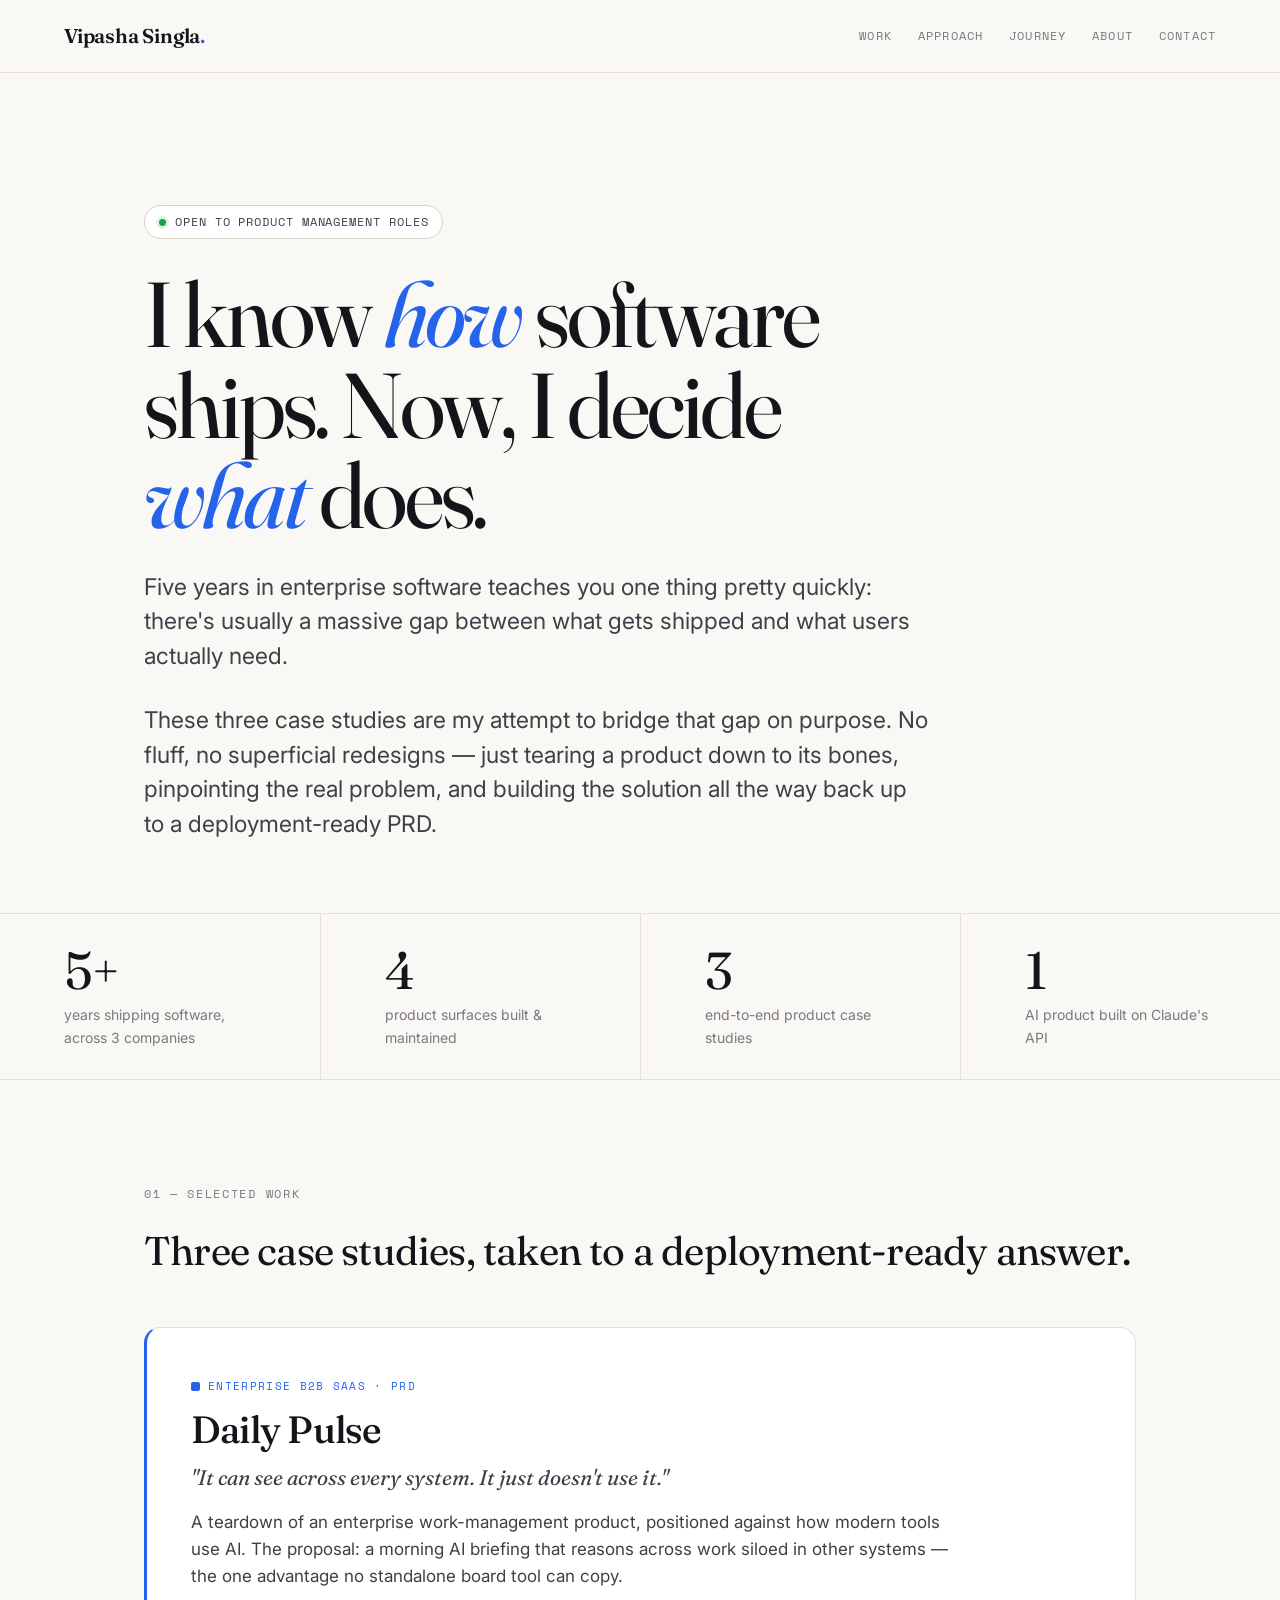
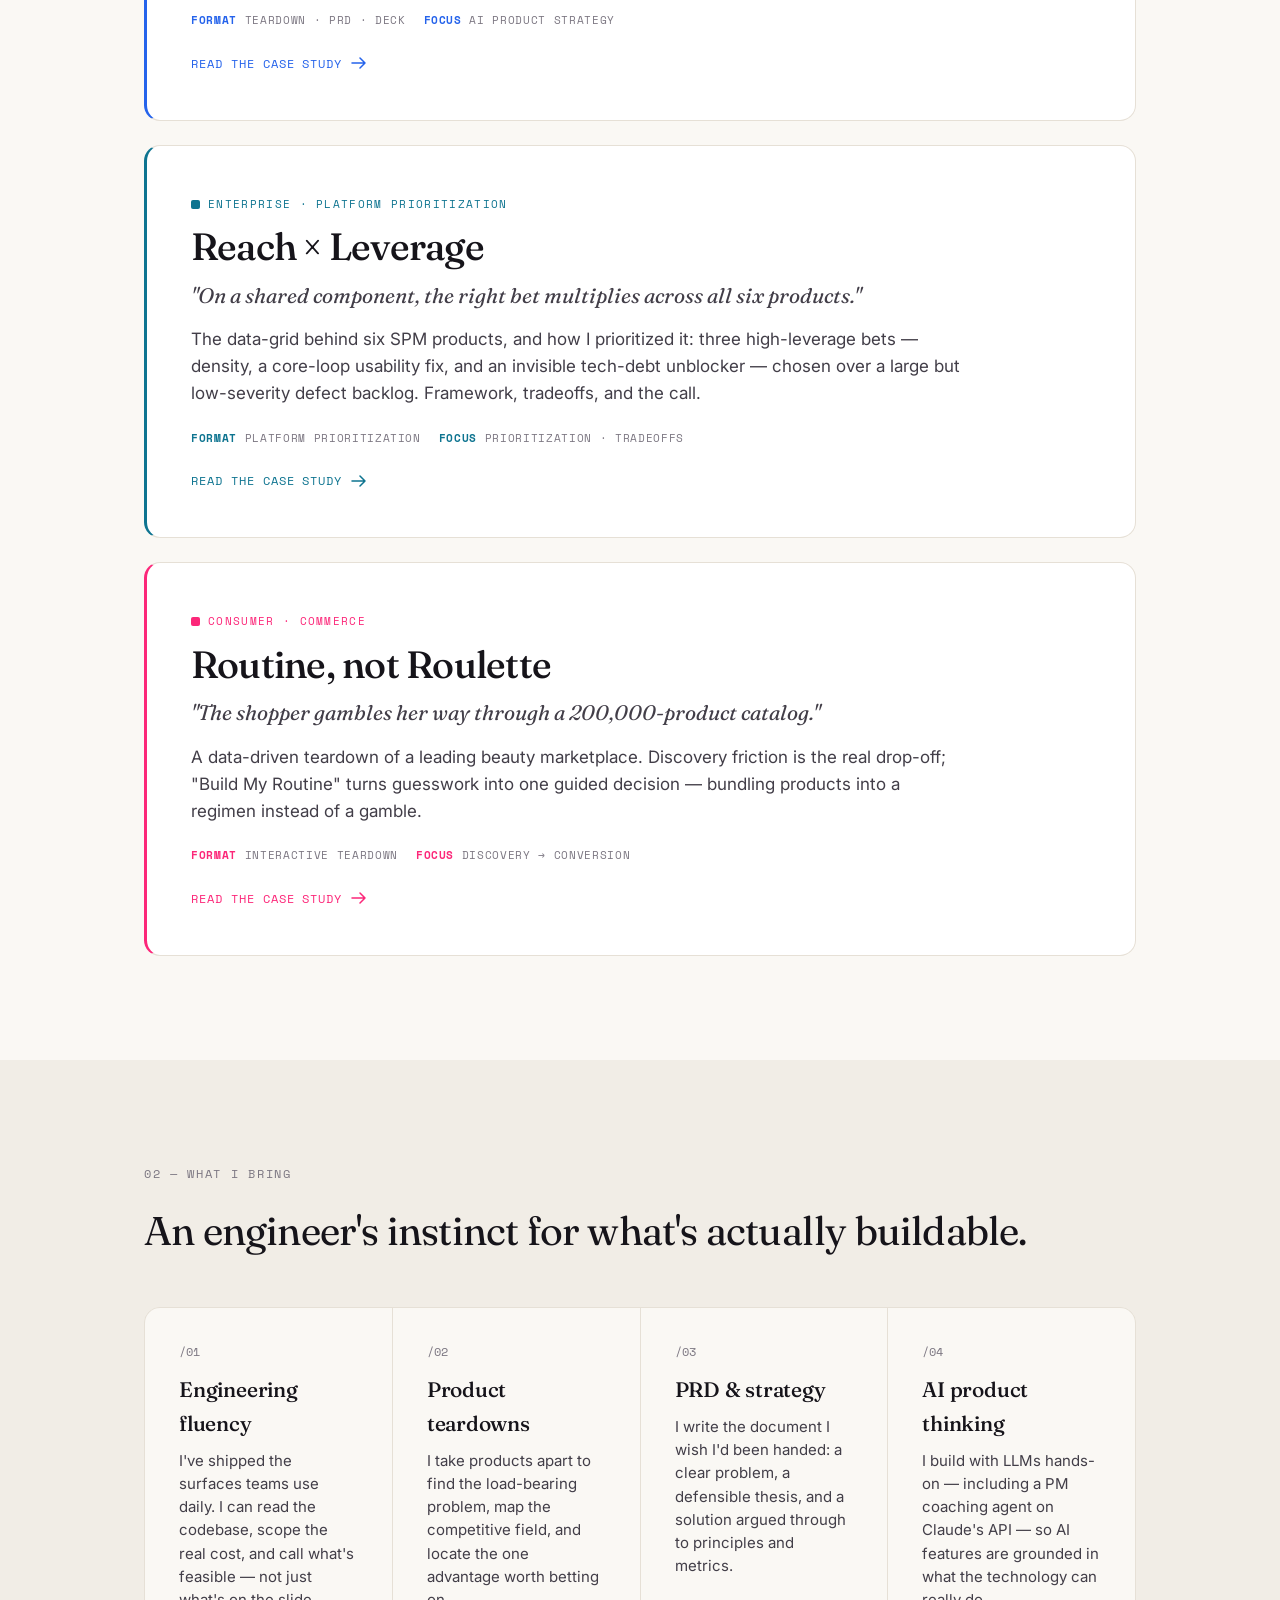
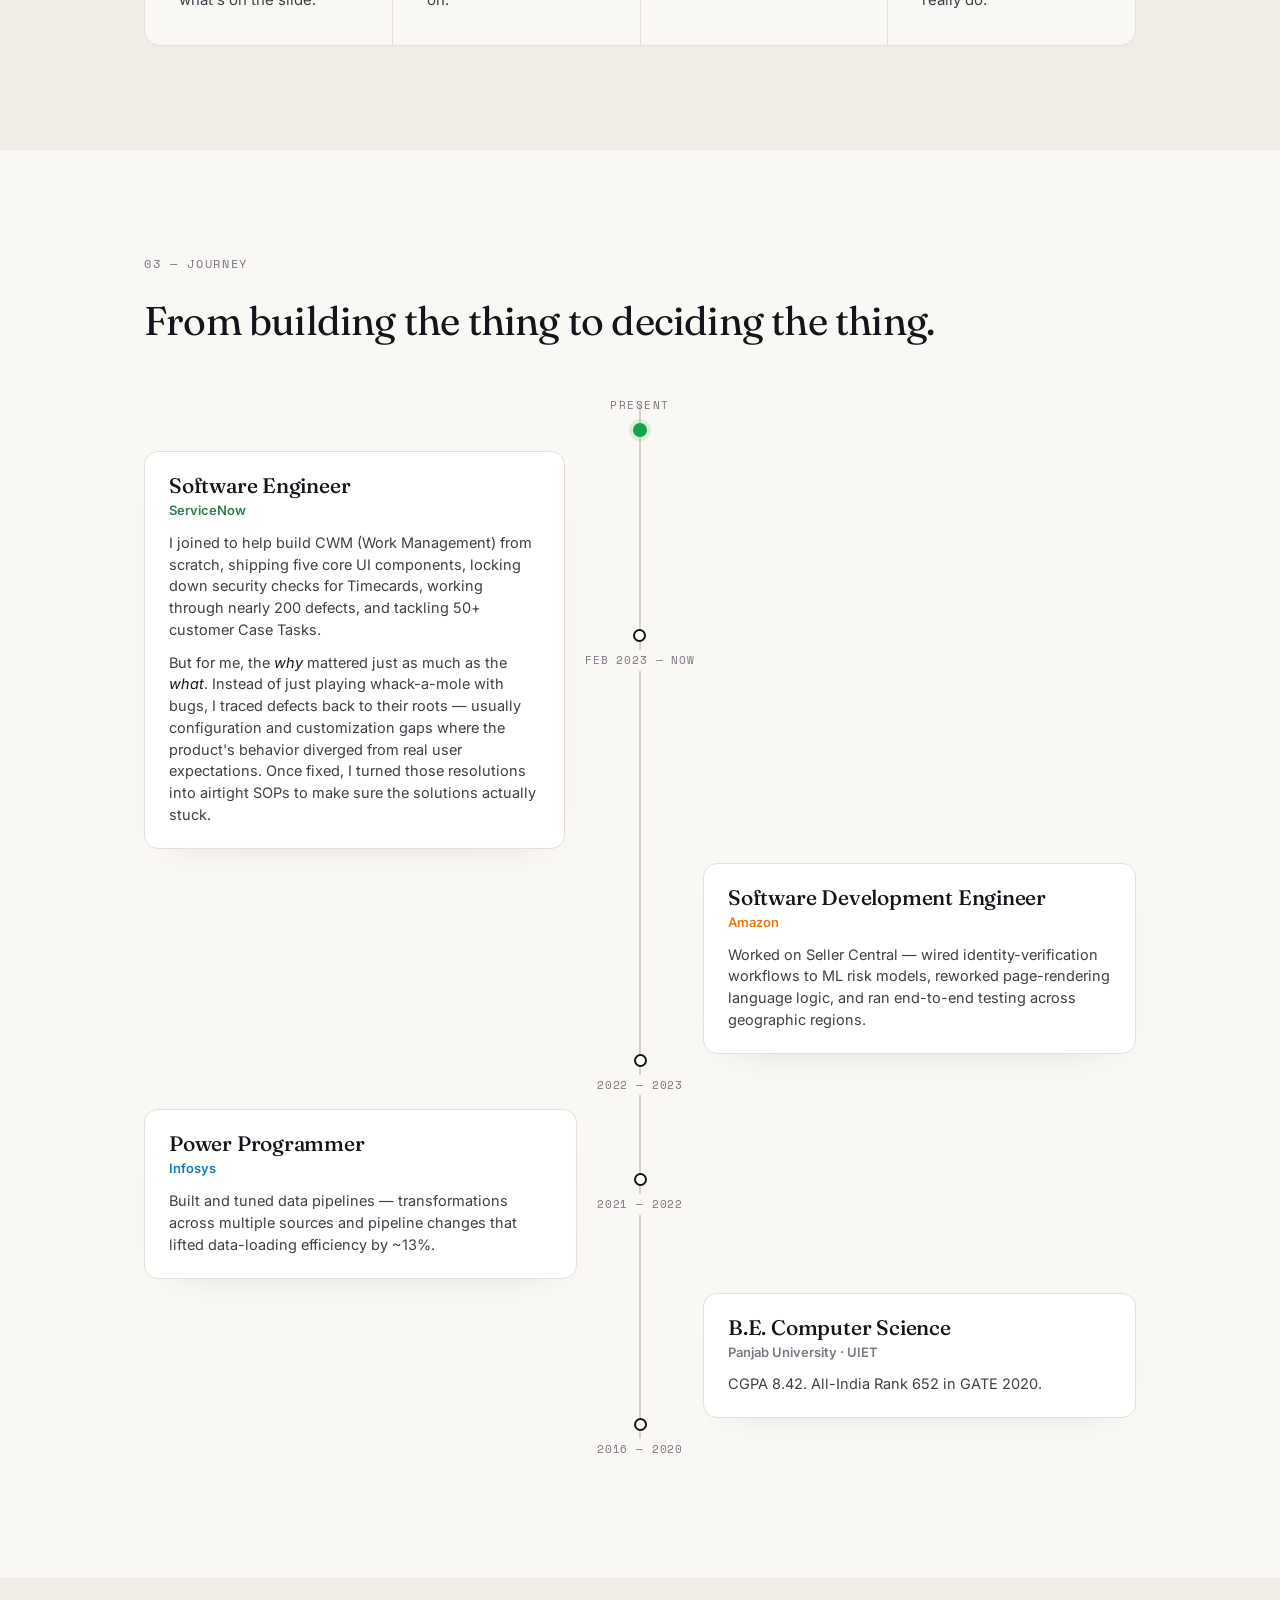
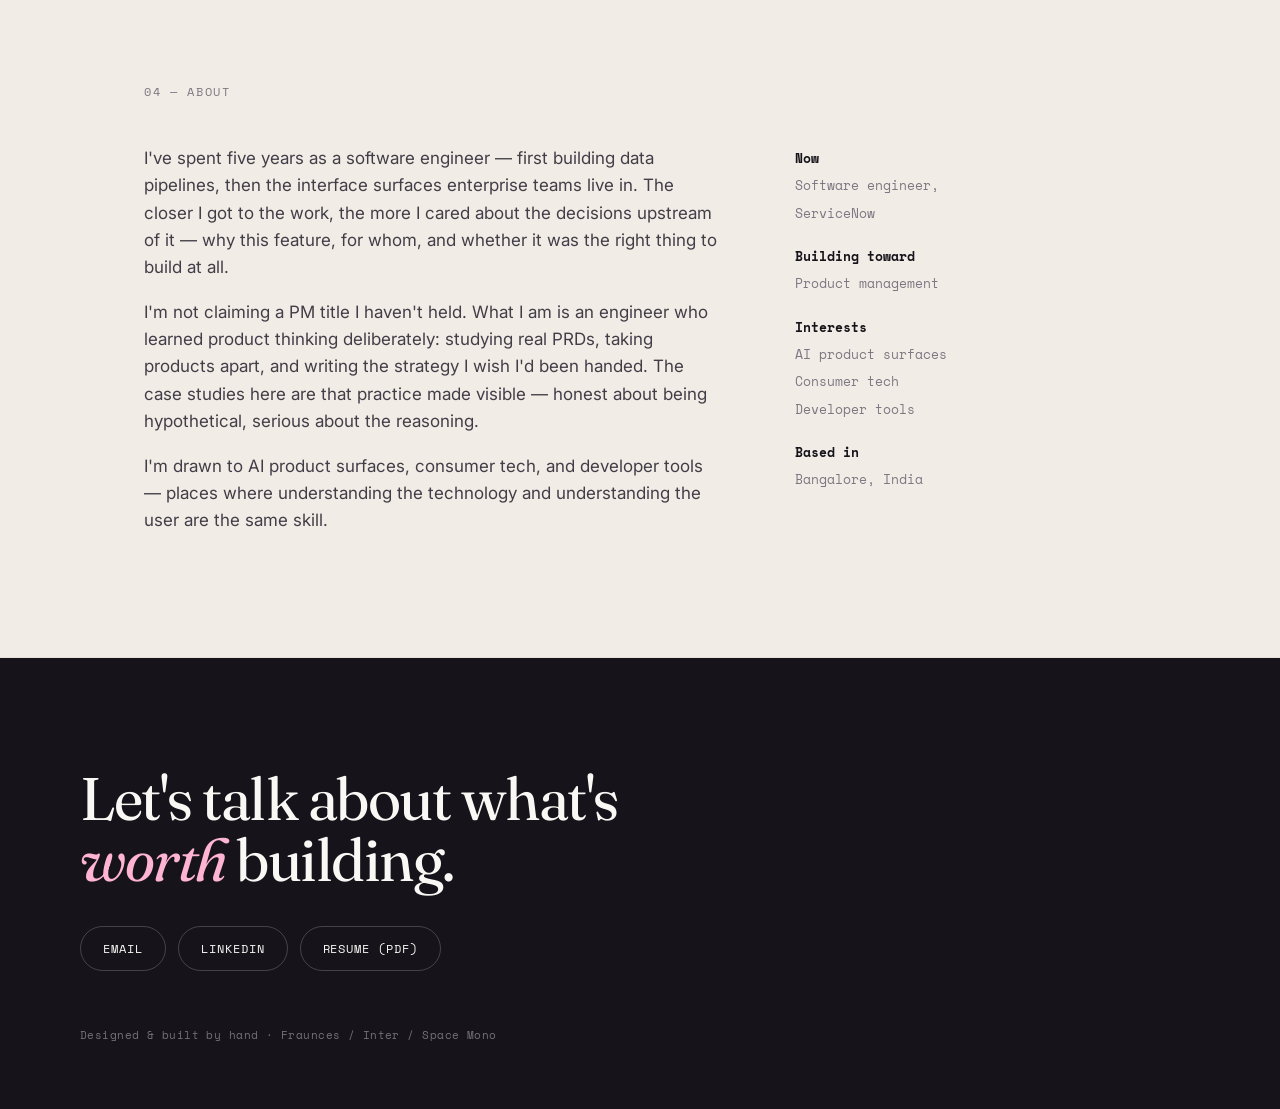
<file: index.html>
<!DOCTYPE html>
<html lang="en">
<head>
  <meta charset="UTF-8" />
  <meta name="viewport" content="width=device-width, initial-scale=1.0" />
  <title>Vipasha Singla — Product Management Portfolio</title>
  <meta name="description" content="Software engineer building a case for product management. Two end-to-end product teardowns: an AI briefing layer for enterprise work management, and guided discovery for beauty commerce." />
  <meta property="og:title" content="Vipasha Singla — Product Management Portfolio" />
  <meta property="og:description" content="Engineer building a case for product management. Two end-to-end product teardowns." />
  <meta property="og:type" content="website" />
  <!-- For LinkedIn/Twitter previews to render, change the two image URLs below to the FULL absolute URL after you deploy, e.g. https://your-domain.com/assets/og-image.png -->
  <meta property="og:image" content="assets/og-image.png" />
  <meta property="og:image:width" content="1200" />
  <meta property="og:image:height" content="630" />
  <meta name="twitter:card" content="summary_large_image" />
  <meta name="twitter:title" content="Vipasha Singla — Product Management Portfolio" />
  <meta name="twitter:description" content="Engineer building a case for product management." />
  <meta name="twitter:image" content="assets/og-image.png" />
  <link rel="icon" type="image/svg+xml" href="assets/favicon.svg" />

  <link rel="preconnect" href="https://fonts.googleapis.com" />
  <link rel="preconnect" href="https://fonts.gstatic.com" crossorigin />
  <link href="https://fonts.googleapis.com/css2?family=Fraunces:ital,opsz,wght@0,9..144,400;0,9..144,500;0,9..144,600;1,9..144,400;1,9..144,500&family=Inter:wght@400;500;600&family=Space+Mono:wght@400;700&display=swap" rel="stylesheet" />
  <link rel="stylesheet" href="styles.css" />
</head>
<body>

  <!-- ============ NAV ============ -->
  <nav class="nav">
    <a class="brand" href="#top">Vipasha Singla<span>.</span></a>
    <div class="links">
      <a href="#work">Work</a>
      <a href="#approach">Approach</a>
      <a href="#journey">Journey</a>
      <a href="#about">About</a>
      <a href="#contact">Contact</a>
    </div>
  </nav>

  <main id="top">

    <!-- ============ HERO ============ -->
    <header class="hero">
      <div class="wrap">
        <span class="pill rise"><span class="dot"></span> Open to product management roles</span>
        <h1 class="rise d1">I know <em>how</em> software ships. Now, I decide <em>what</em> does.</h1>
        <p class="lede rise d2">
          Five years in enterprise software teaches you one thing pretty quickly:
          there's usually a massive gap between what gets shipped and what users
          actually need.
        </p>
        <p class="lede rise d3">
          These three case studies are my attempt to bridge that gap on purpose. No
          fluff, no superficial redesigns — just tearing a product down to its
          bones, pinpointing the real problem, and building the solution all the
          way back up to a deployment-ready PRD.
        </p>
      </div>
    </header>

    <!-- ============ STATS ============ -->
    <section class="stats" aria-label="At a glance">
      <div class="item"><div class="num">5+</div><div class="lab">years shipping software, across 3 companies</div></div>
      <div class="item"><div class="num">4</div><div class="lab">product surfaces built &amp; maintained</div></div>
      <div class="item"><div class="num">3</div><div class="lab">end-to-end product case studies</div></div>
      <div class="item"><div class="num">1</div><div class="lab">AI product built on Claude's API</div></div>
    </section>

    <!-- ============ WORK ============ -->
    <section class="section" id="work">
      <div class="wrap">
        <div class="shead">
          <span class="mono">01 — Selected work</span>
        </div>
        <div class="shead" style="margin-top:-28px"><h2>Three case studies, taken to a deployment-ready answer.</h2></div>

        <div class="cases">

          <!-- CASE 1 — CWM / Daily Pulse -->
          <a class="case" href="case-studies/daily-pulse.html"
             style="--c:var(--cwm); --shadow:#2563eb33;">
            <span class="kicker"><span class="sq"></span> Enterprise B2B SaaS · PRD</span>
            <h3>Daily Pulse</h3>
            <p class="quote">"It can see across every system. It just doesn't use it."</p>
            <p class="desc">
              A teardown of an enterprise work-management product, positioned
              against how modern tools use AI. The proposal: a morning AI
              briefing that reasons across work siloed in other systems — the
              one advantage no standalone board tool can copy.
            </p>
            <div class="meta">
              <span><b>Format</b> Teardown · PRD · Deck</span>
              <span><b>Focus</b> AI product strategy</span>
            </div>
            <span class="more">Read the case study
              <svg width="16" height="12" viewBox="0 0 16 12" fill="none"><path d="M1 6h13M9 1l5 5-5 5" stroke="currentColor" stroke-width="1.5" stroke-linecap="round" stroke-linejoin="round"/></svg>
            </span>
          </a>

          <!-- CASE 2 — Reach × Leverage (SPM Grid) -->
          <a class="case" href="case-studies/spm-grid.html"
             style="--c:#0E7490; --shadow:#0e749033;">
            <span class="kicker"><span class="sq"></span> Enterprise · Platform prioritization</span>
            <h3>Reach × Leverage</h3>
            <p class="quote">"On a shared component, the right bet multiplies across all six products."</p>
            <p class="desc">
              The data-grid behind six SPM products, and how I prioritized it:
              three high-leverage bets — density, a core-loop usability fix, and
              an invisible tech-debt unblocker — chosen over a large but
              low-severity defect backlog. Framework, tradeoffs, and the call.
            </p>
            <div class="meta">
              <span><b>Format</b> Platform prioritization</span>
              <span><b>Focus</b> Prioritization · tradeoffs</span>
            </div>
            <span class="more">Read the case study
              <svg width="16" height="12" viewBox="0 0 16 12" fill="none"><path d="M1 6h13M9 1l5 5-5 5" stroke="currentColor" stroke-width="1.5" stroke-linecap="round" stroke-linejoin="round"/></svg>
            </span>
          </a>

          <!-- CASE 3 — Nykaa / Routine not Roulette -->
          <a class="case" href="case-studies/nykaa-routine.html"
             style="--c:var(--nykaa); --shadow:#fc277933;">
            <span class="kicker"><span class="sq"></span> Consumer · Commerce</span>
            <h3>Routine, not Roulette</h3>
            <p class="quote">"The shopper gambles her way through a 200,000-product catalog."</p>
            <p class="desc">
              A data-driven teardown of a leading beauty marketplace. Discovery
              friction is the real drop-off; "Build My Routine" turns guesswork
              into one guided decision — bundling products into a regimen
              instead of a gamble.
            </p>
            <div class="meta">
              <span><b>Format</b> Interactive teardown</span>
              <span><b>Focus</b> Discovery → conversion</span>
            </div>
            <span class="more">Read the case study
              <svg width="16" height="12" viewBox="0 0 16 12" fill="none"><path d="M1 6h13M9 1l5 5-5 5" stroke="currentColor" stroke-width="1.5" stroke-linecap="round" stroke-linejoin="round"/></svg>
            </span>
          </a>

        </div>
      </div>
    </section>

    <!-- ============ APPROACH ============ -->
    <section class="section" id="approach" style="background:var(--paper-2)">
      <div class="wrap">
        <div class="shead"><span class="mono">02 — What I bring</span></div>
        <div class="shead" style="margin-top:-28px"><h2>An engineer's instinct for what's actually buildable.</h2></div>
        <div class="caps">
          <div class="cap"><div class="n">/01</div><h4>Engineering fluency</h4><p>I've shipped the surfaces teams use daily. I can read the codebase, scope the real cost, and call what's feasible — not just what's on the slide.</p></div>
          <div class="cap"><div class="n">/02</div><h4>Product teardowns</h4><p>I take products apart to find the load-bearing problem, map the competitive field, and locate the one advantage worth betting on.</p></div>
          <div class="cap"><div class="n">/03</div><h4>PRD &amp; strategy</h4><p>I write the document I wish I'd been handed: a clear problem, a defensible thesis, and a solution argued through to principles and metrics.</p></div>
          <div class="cap"><div class="n">/04</div><h4>AI product thinking</h4><p>I build with LLMs hands-on — including a PM coaching agent on Claude's API — so AI features are grounded in what the technology can really do.</p></div>
        </div>
      </div>
    </section>

    <!-- ============ JOURNEY ============ -->
    <section class="section" id="journey">
      <div class="wrap">
        <div class="shead"><span class="mono">03 — Journey</span></div>
        <div class="shead" style="margin-top:-28px"><h2>From building the thing to deciding the thing.</h2></div>
        <div class="spine">
          <div class="start"><div class="t">Present</div><div class="d"></div></div>

          <div class="node left" style="--c:#2E7D4F">
            <div class="card">
              <h4>Software Engineer</h4>
              <div class="org">ServiceNow</div>
              <p>I joined to help build CWM (Work Management) from scratch, shipping five core UI components, locking down security checks for Timecards, working through nearly 200 defects, and tackling 50+ customer Case Tasks.</p>
              <p>But for me, the <em>why</em> mattered just as much as the <em>what</em>. Instead of just playing whack-a-mole with bugs, I traced defects back to their roots — usually configuration and customization gaps where the product's behavior diverged from real user expectations. Once fixed, I turned those resolutions into airtight SOPs to make sure the solutions actually stuck.</p>
            </div>
            <div class="marker"><div class="dot"></div><div class="yr">Feb 2023 — Now</div></div>
          </div>

          <div class="node right" style="--c:#E47911">
            <div class="card">
              <h4>Software Development Engineer</h4>
              <div class="org">Amazon</div>
              <p>Worked on Seller Central — wired identity-verification workflows to ML risk models, reworked page-rendering language logic, and ran end-to-end testing across geographic regions.</p>
            </div>
            <div class="marker"><div class="dot"></div><div class="yr">2022 — 2023</div></div>
          </div>

          <div class="node left" style="--c:#137CBD">
            <div class="card">
              <h4>Power Programmer</h4>
              <div class="org">Infosys</div>
              <p>Built and tuned data pipelines — transformations across multiple sources and pipeline changes that lifted data-loading efficiency by ~13%.</p>
            </div>
            <div class="marker"><div class="dot"></div><div class="yr">2021 — 2022</div></div>
          </div>

          <div class="node right" style="--c:#7C7782">
            <div class="card">
              <h4>B.E. Computer Science</h4>
              <div class="org">Panjab University · UIET</div>
              <p>CGPA 8.42. All-India Rank 652 in GATE 2020.</p>
            </div>
            <div class="marker"><div class="dot"></div><div class="yr">2016 — 2020</div></div>
          </div>
        </div>
      </div>
    </section>

    <!-- ============ ABOUT ============ -->
    <section class="section" id="about" style="background:var(--paper-2)">
      <div class="wrap">
        <div class="shead"><span class="mono">04 — About</span></div>
        <div class="about">
          <div>
            <p>I've spent five years as a software engineer — first building data pipelines, then the interface surfaces enterprise teams live in. The closer I got to the work, the more I cared about the decisions upstream of it — why this feature, for whom, and whether it was the right thing to build at all.</p>
            <p>I'm not claiming a PM title I haven't held. What I am is an engineer who learned product thinking deliberately: studying real PRDs, taking products apart, and writing the strategy I wish I'd been handed. The case studies here are that practice made visible — honest about being hypothetical, serious about the reasoning.</p>
            <p>I'm drawn to AI product surfaces, consumer tech, and developer tools — places where understanding the technology and understanding the user are the same skill.</p>
          </div>
          <div class="facts">
            <b>Now</b>
            Software engineer,<br />ServiceNow
            <b>Building toward</b>
            Product management
            <b>Interests</b>
            AI product surfaces<br />Consumer tech<br />Developer tools
            <b>Based in</b>
            Bangalore, India
          </div>
        </div>
      </div>
    </section>
  </main>

  <!-- ============ CONTACT / FOOTER ============ -->
  <footer class="foot" id="contact">
    <div class="inner">
      <h2>Let's talk about what's <em>worth</em> building.</h2>
      <div class="links">
        <a class="btn" href="mailto:vipashasingla31@gmail.com">Email</a>
        <a class="btn" href="https://www.linkedin.com/in/vipasha-singla-66891516a">LinkedIn</a>
        <a class="btn" href="assets/resume.pdf">Resume (PDF)</a>
      </div>
      <p class="colophon">Designed &amp; built by hand · Fraunces / Inter / Space Mono</p>
    </div>
  </footer>

</body>
</html>
</file>
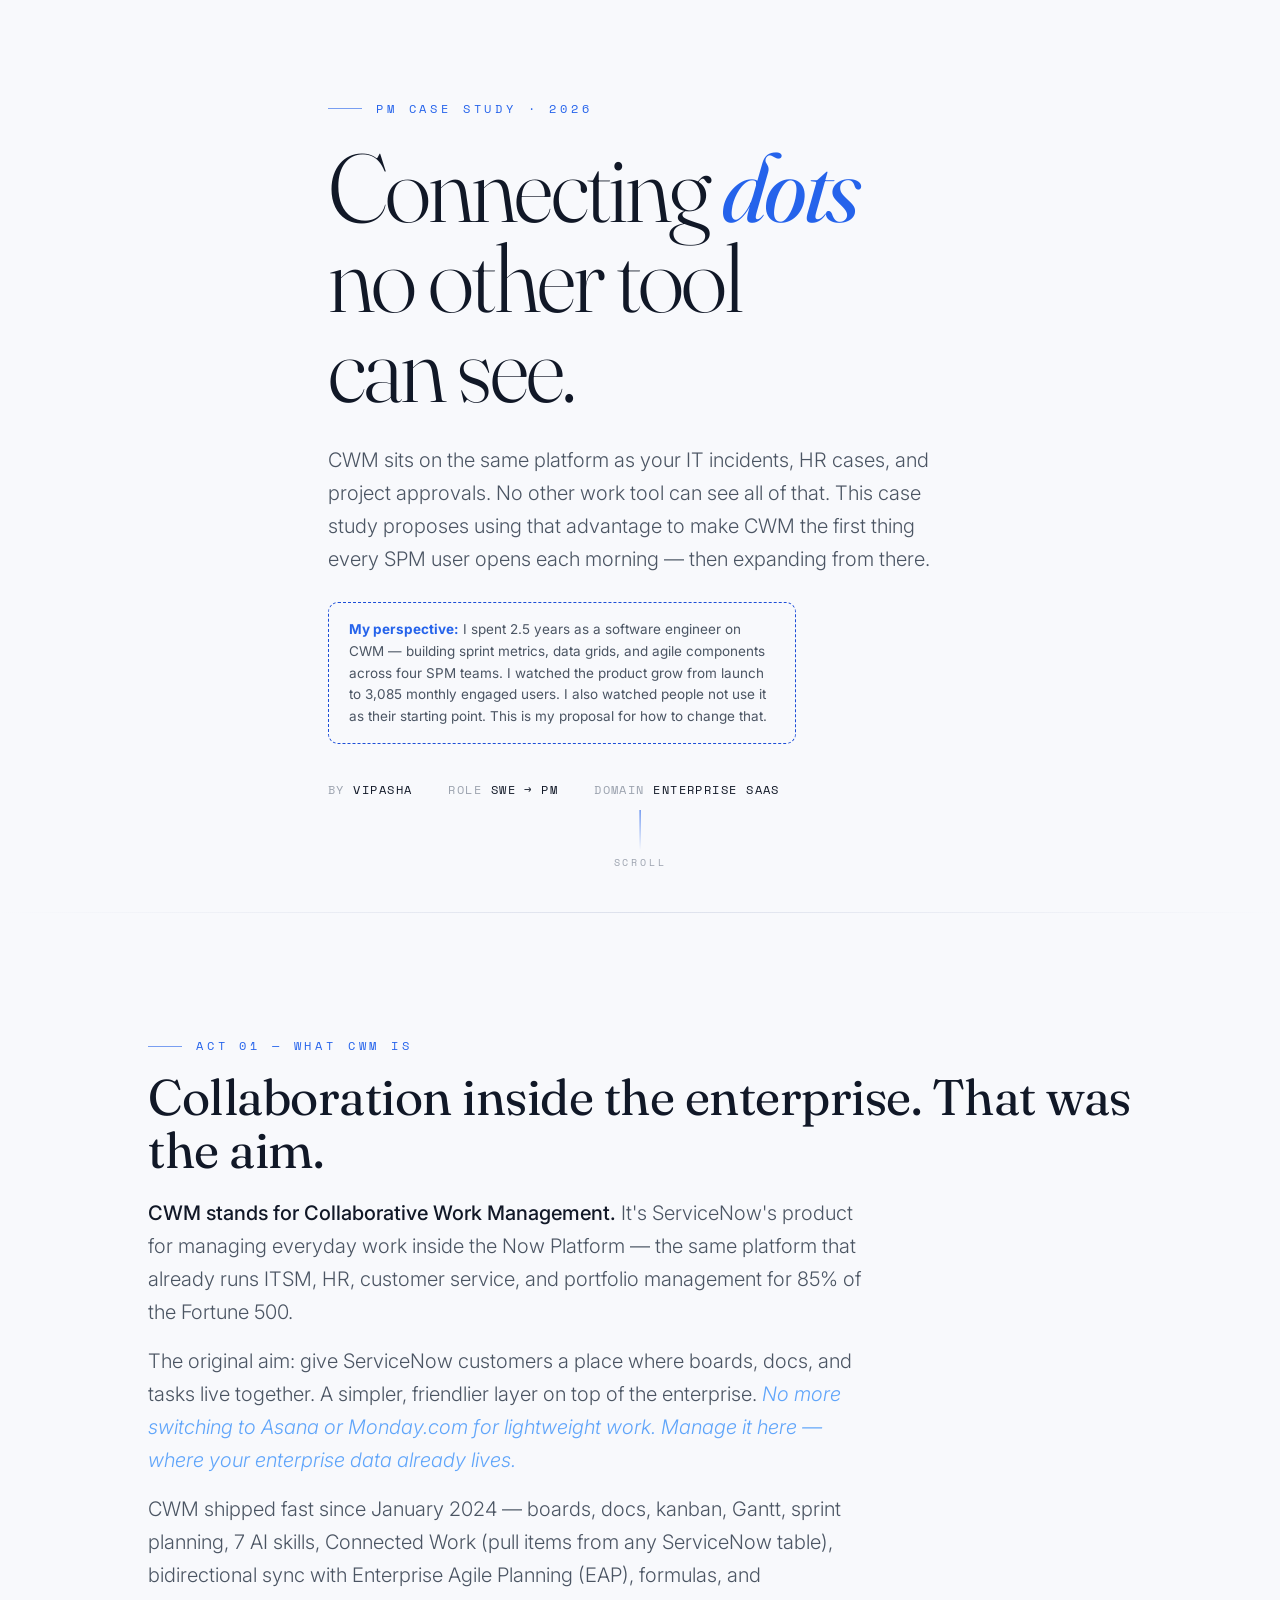
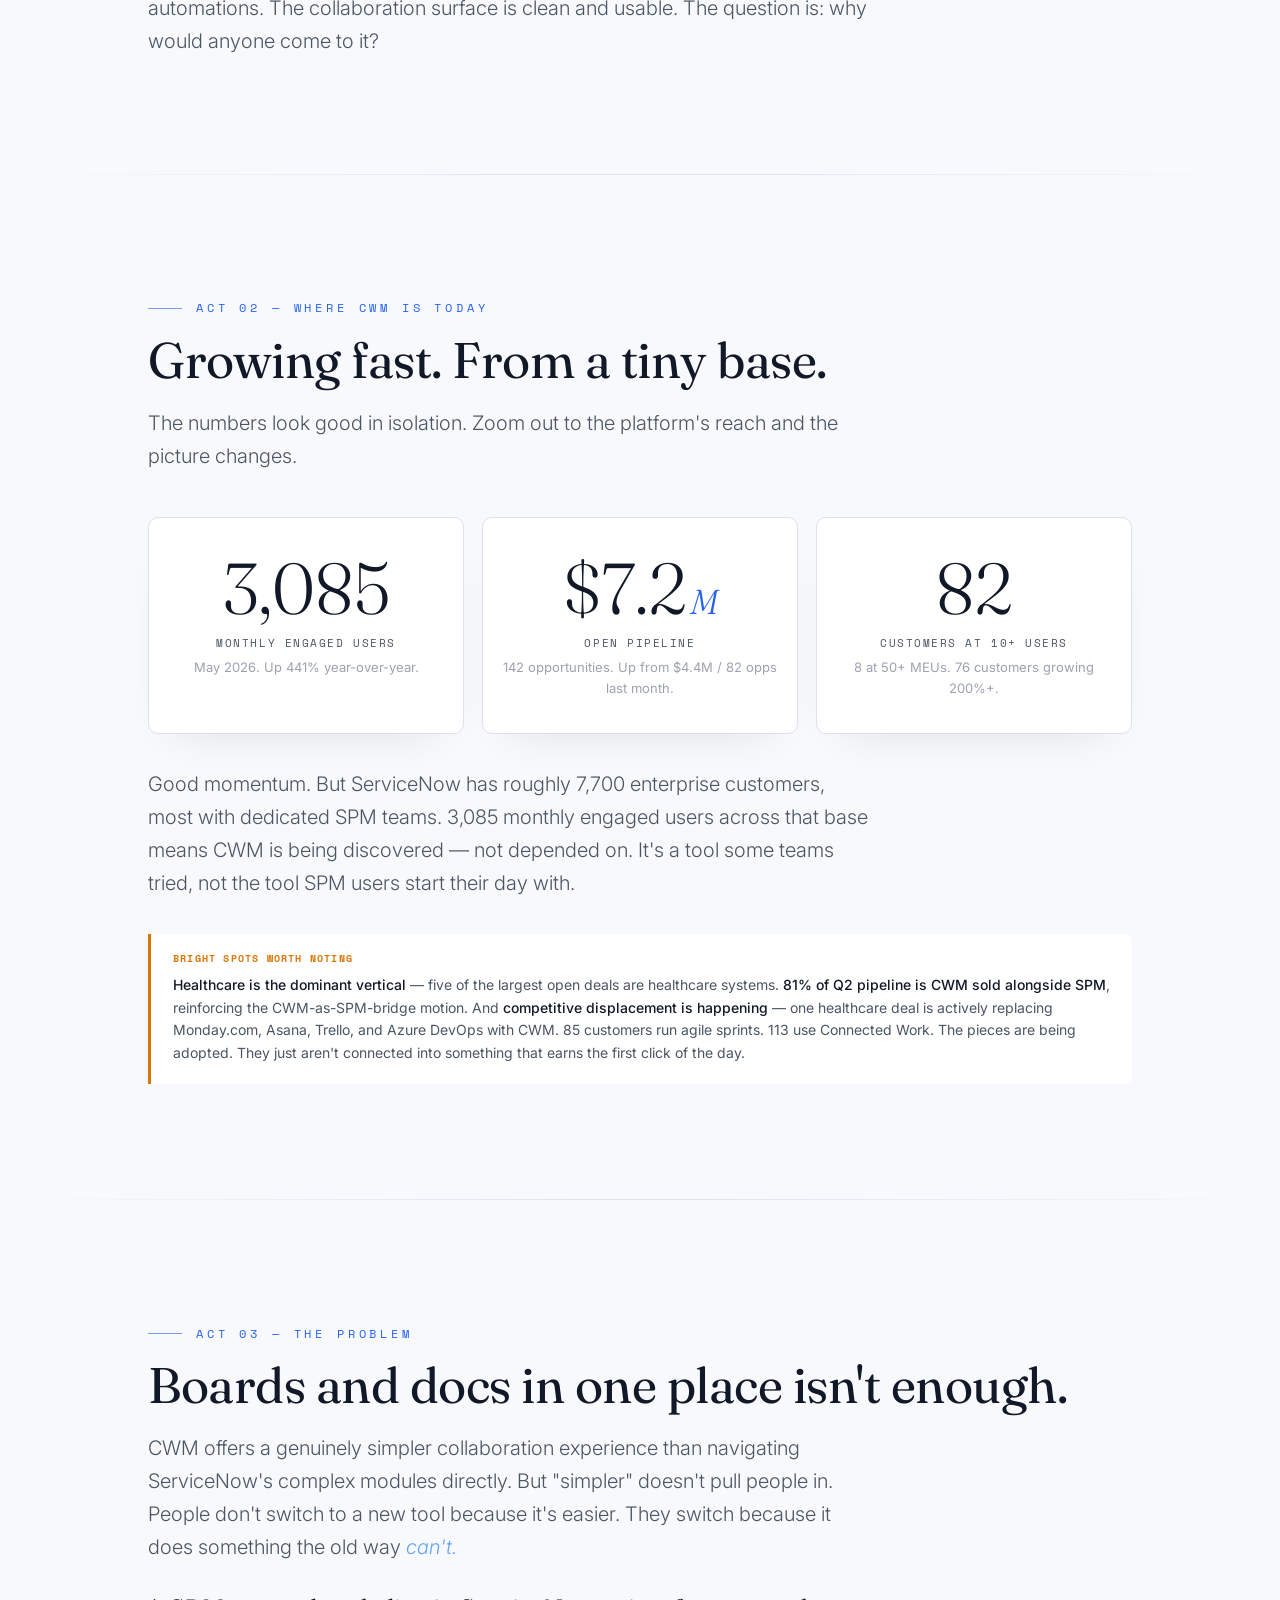
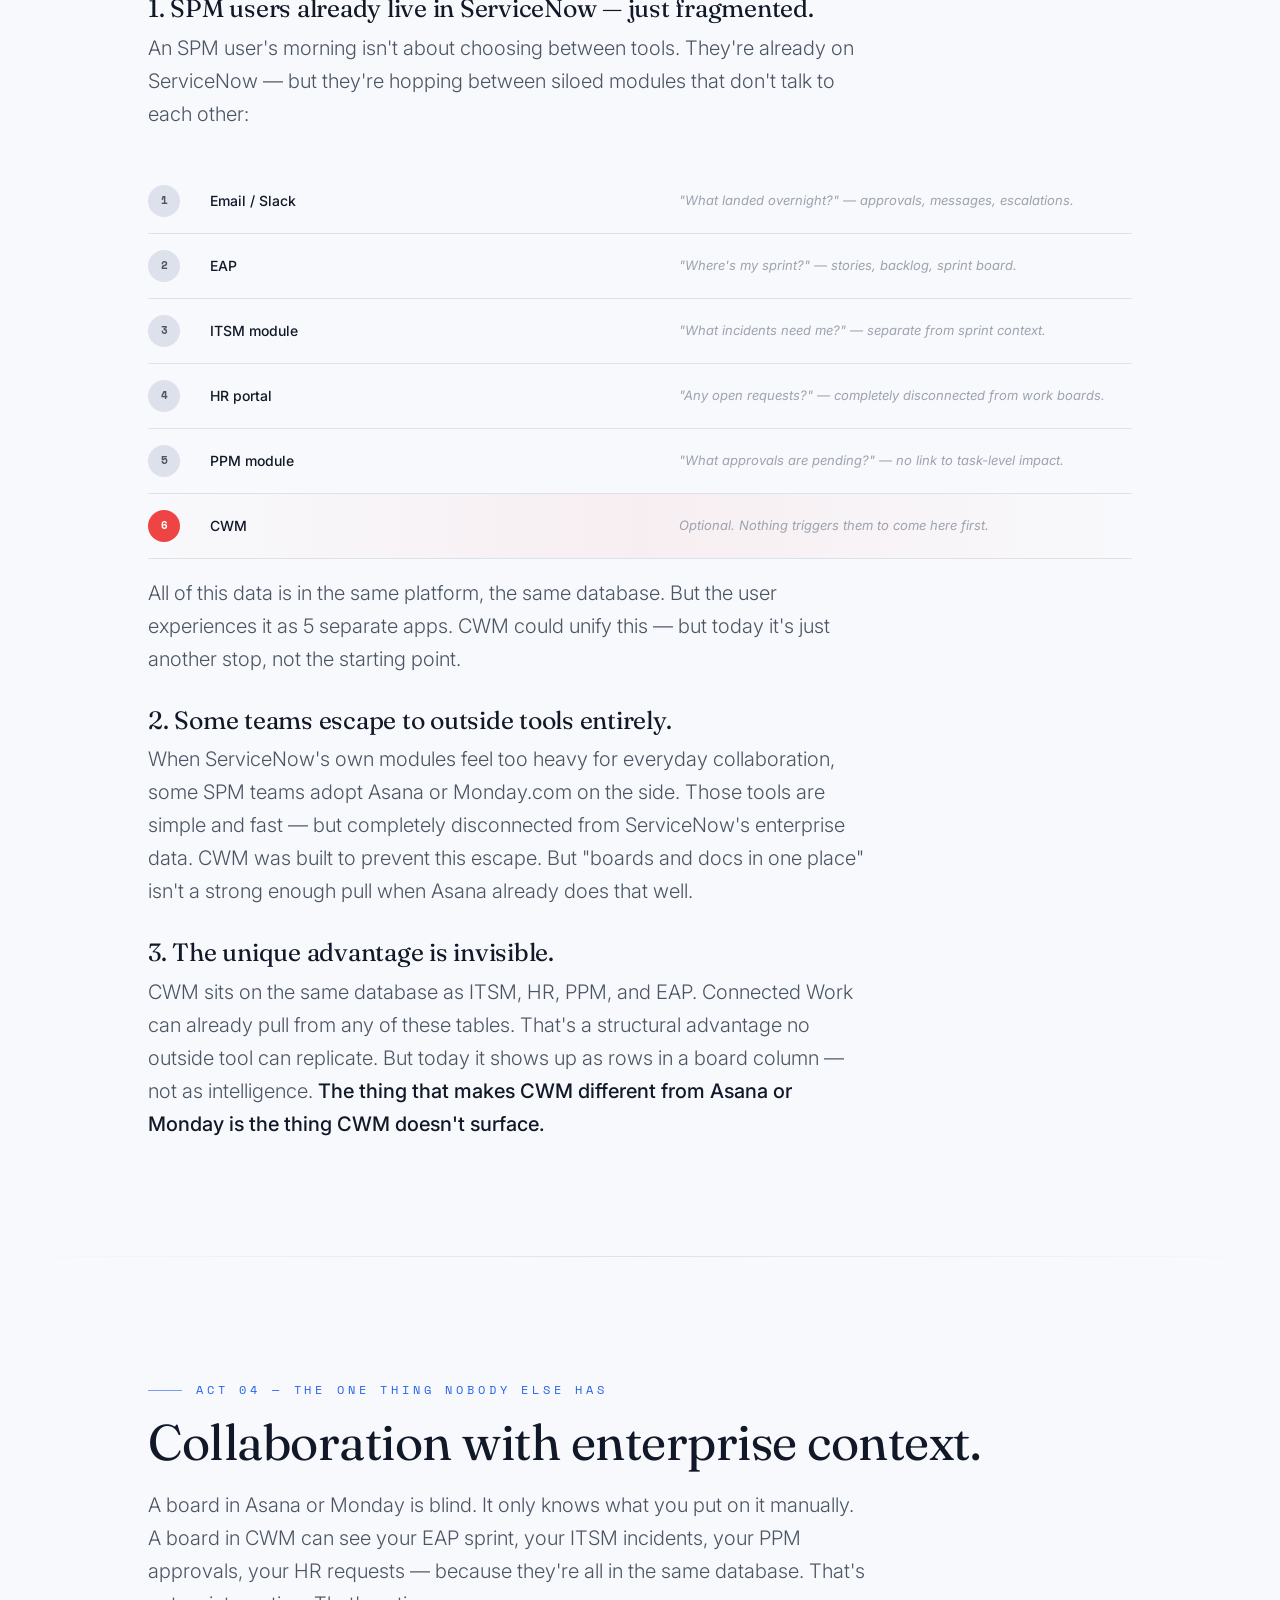
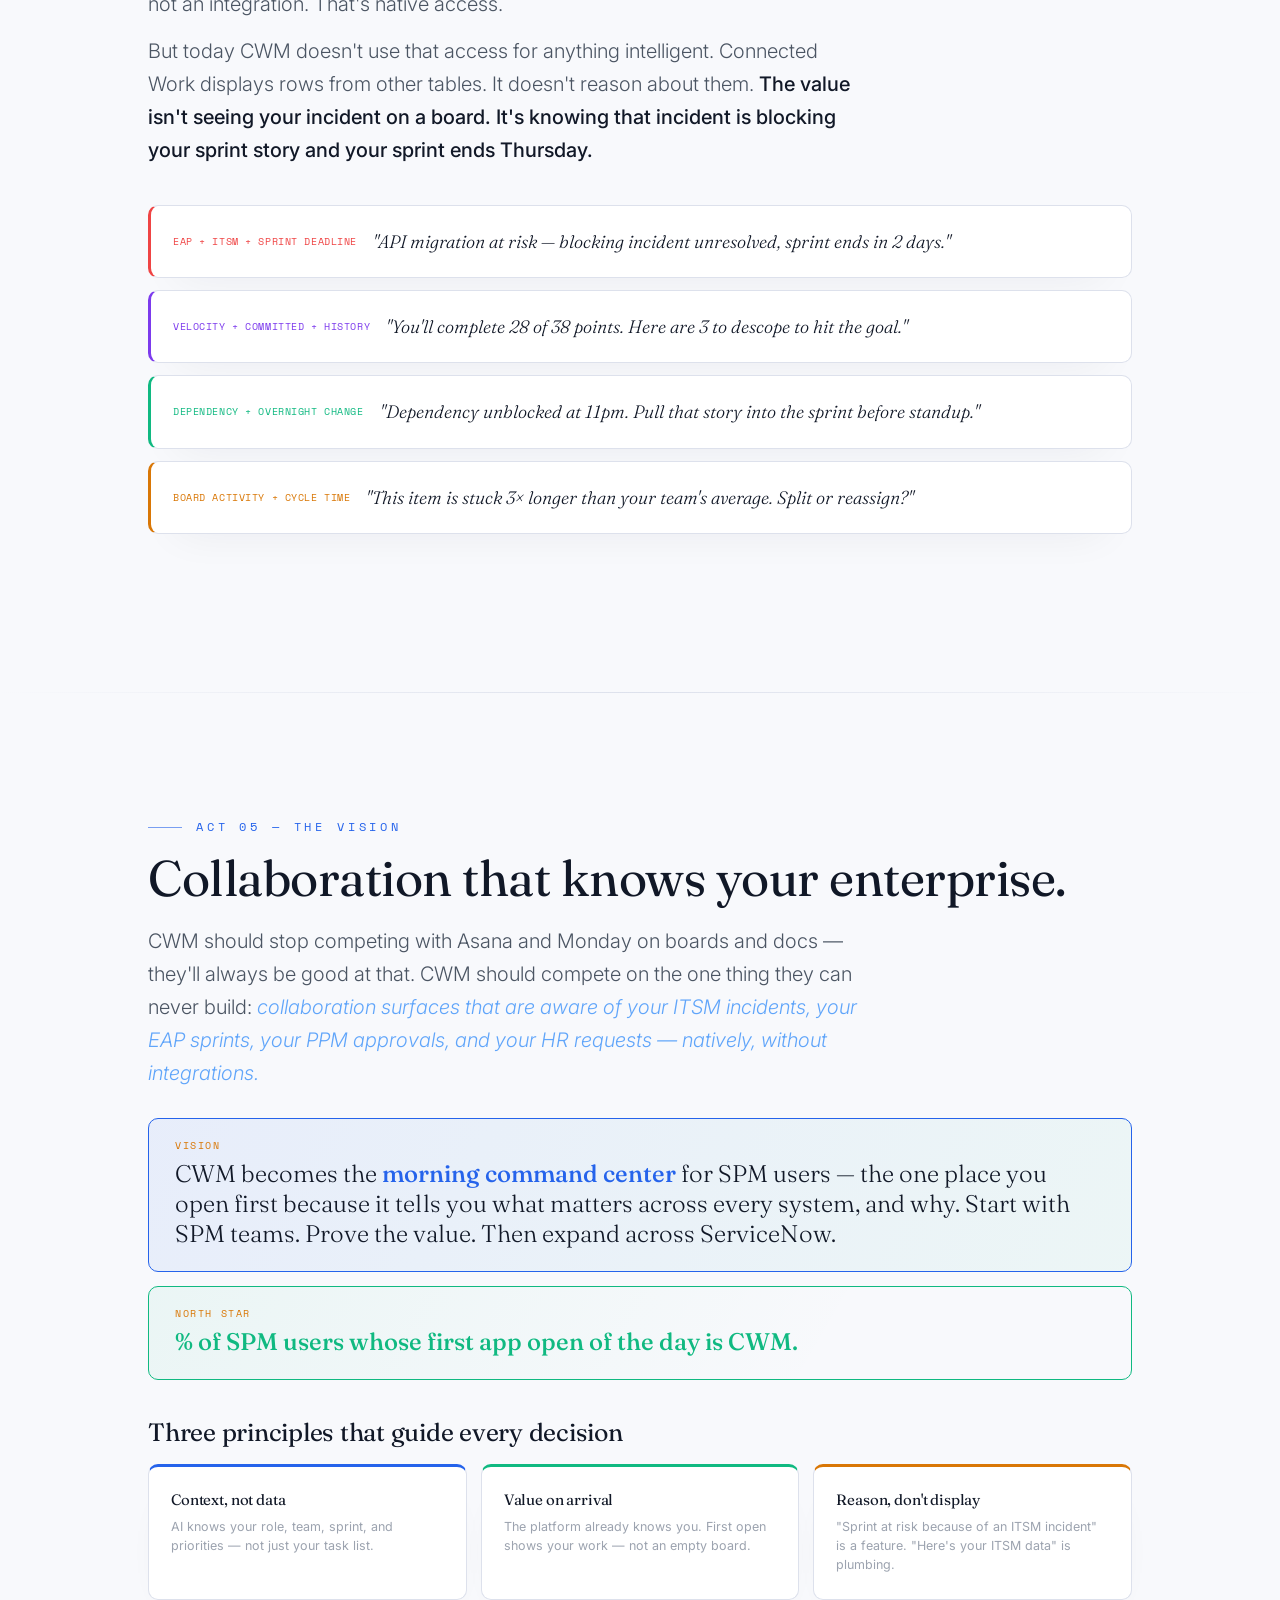
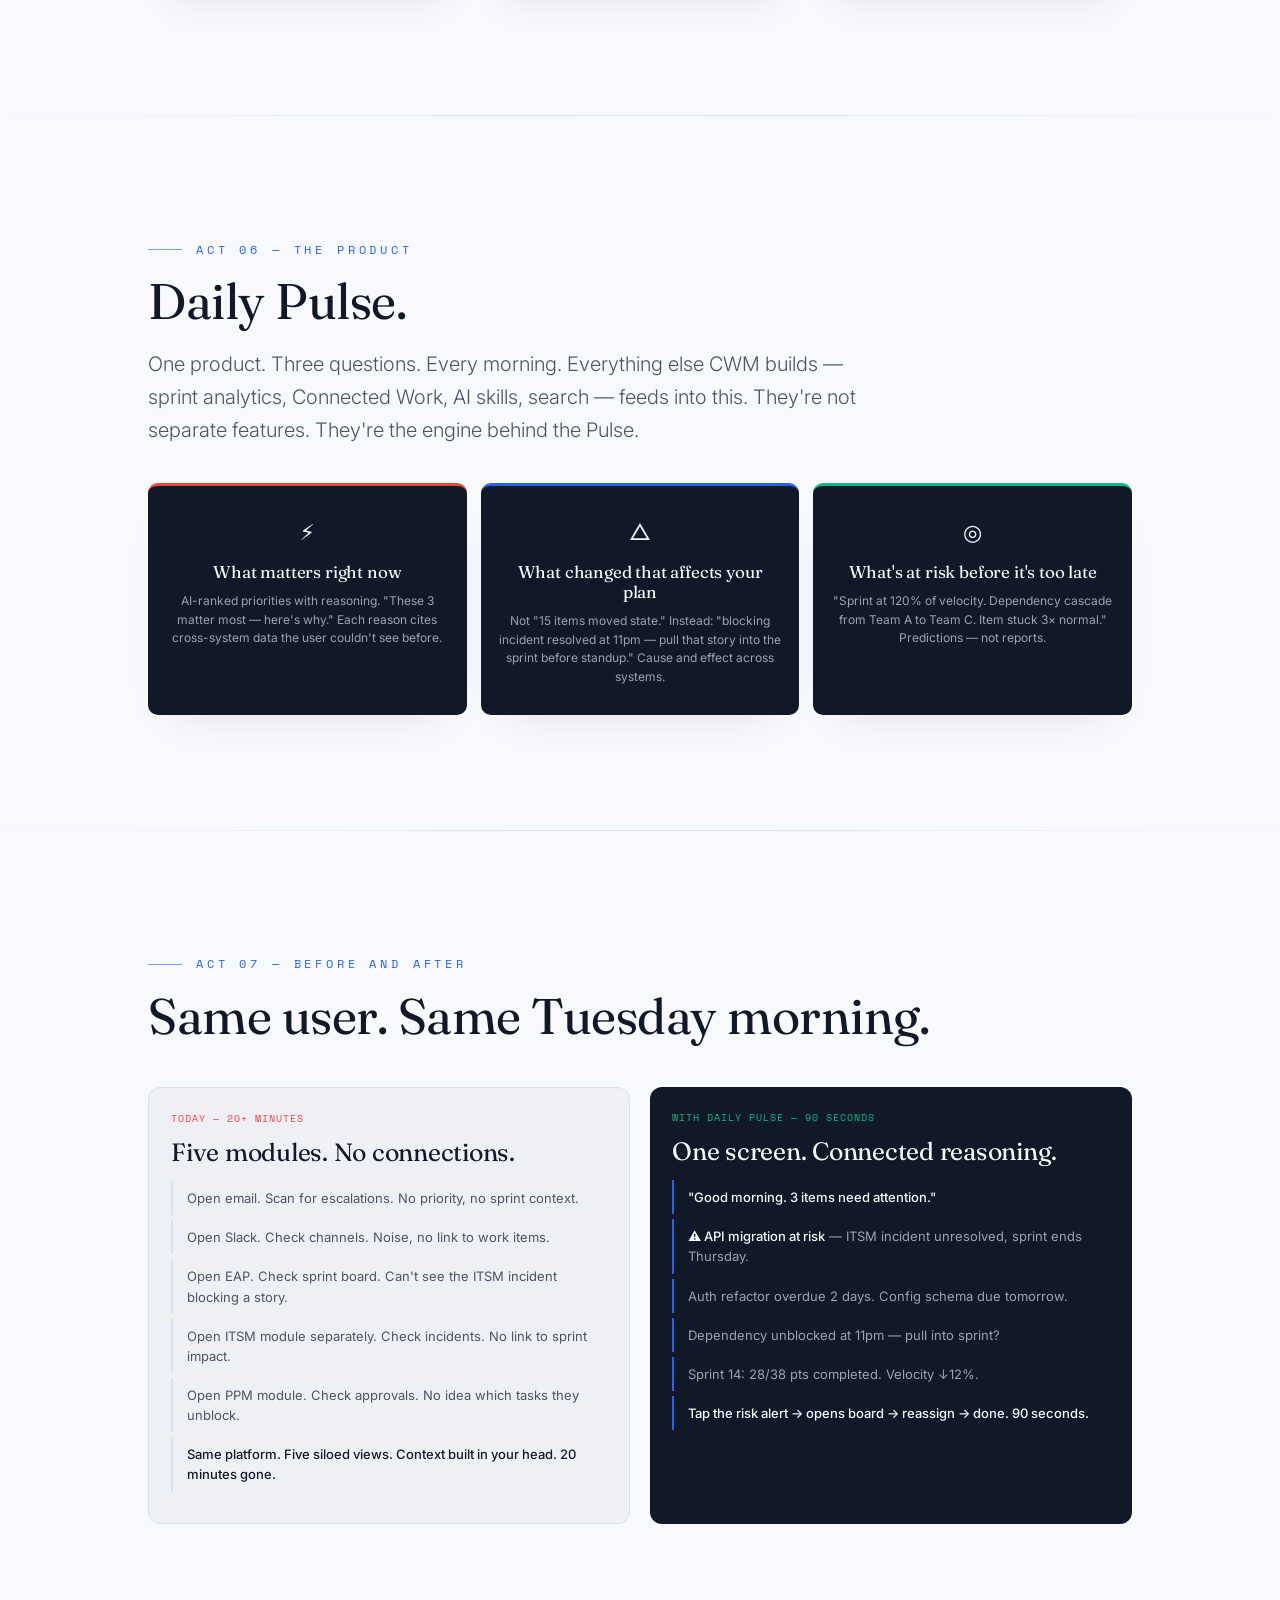
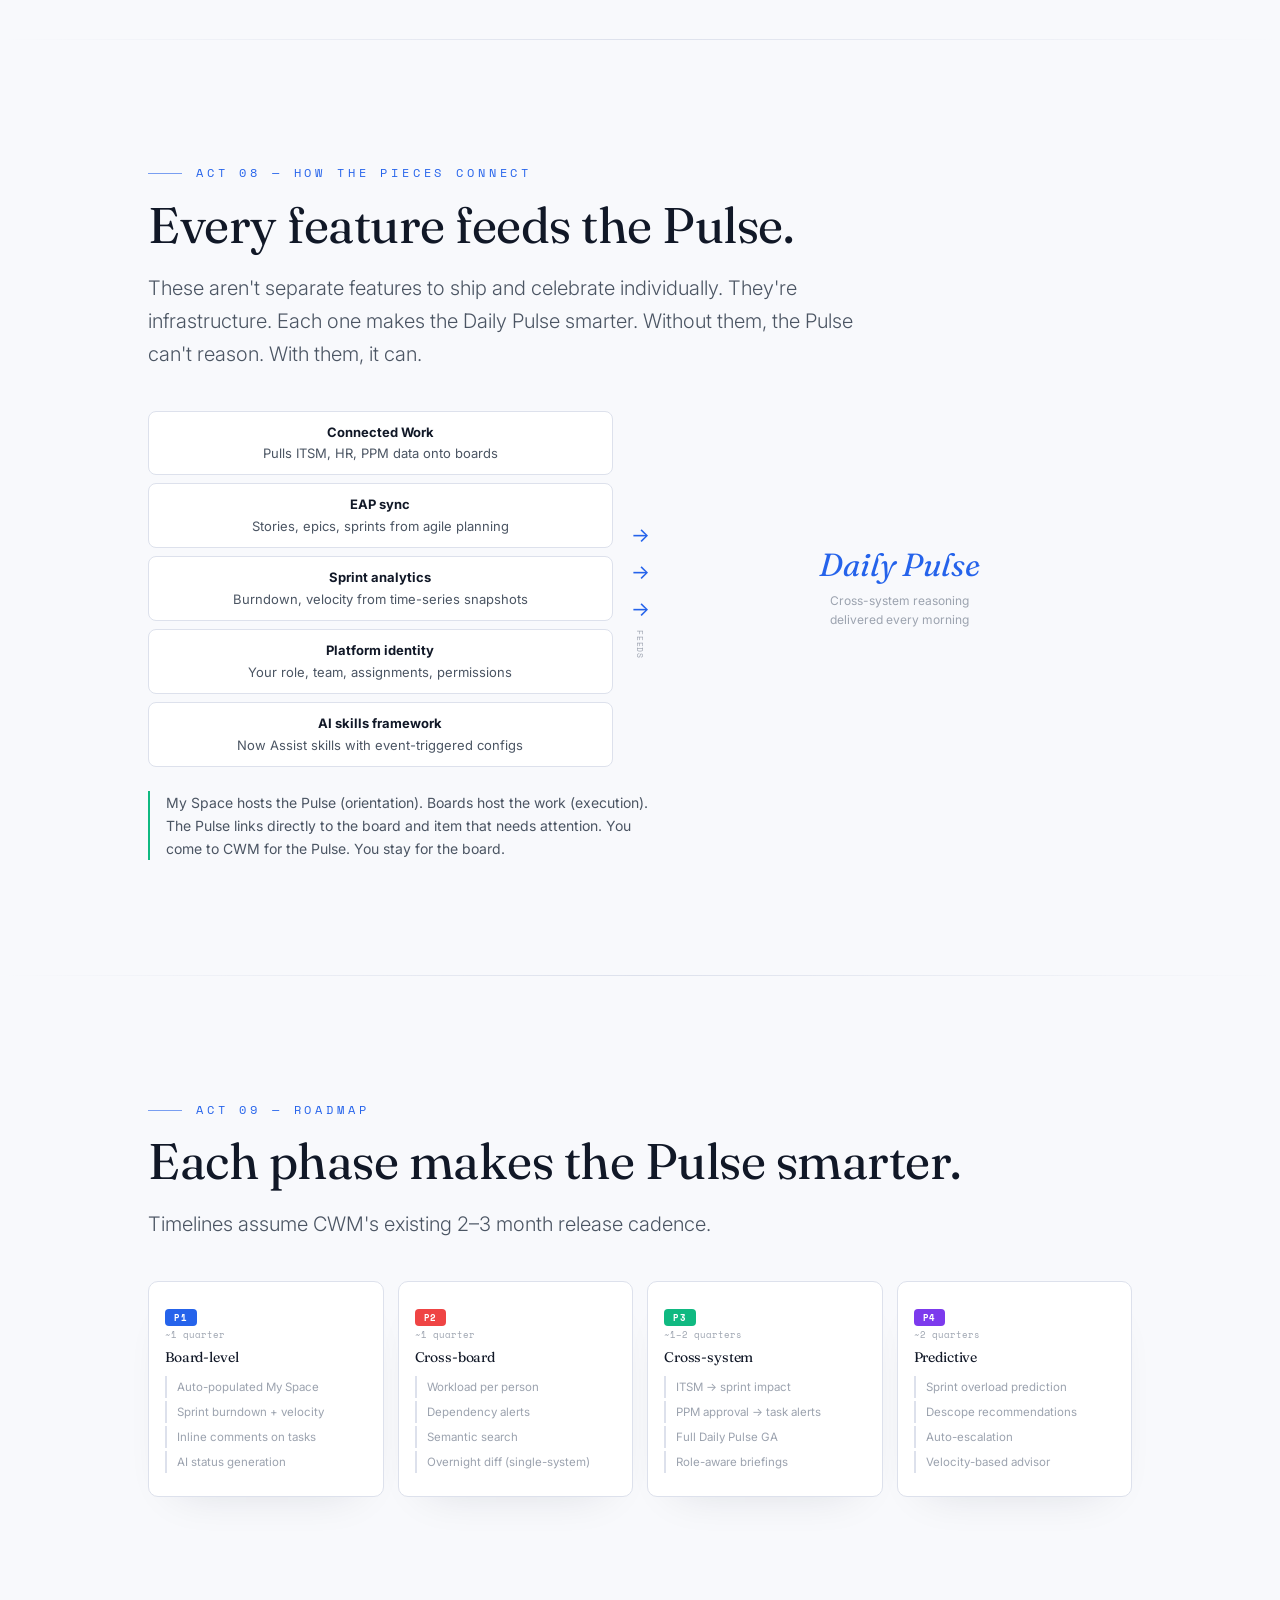
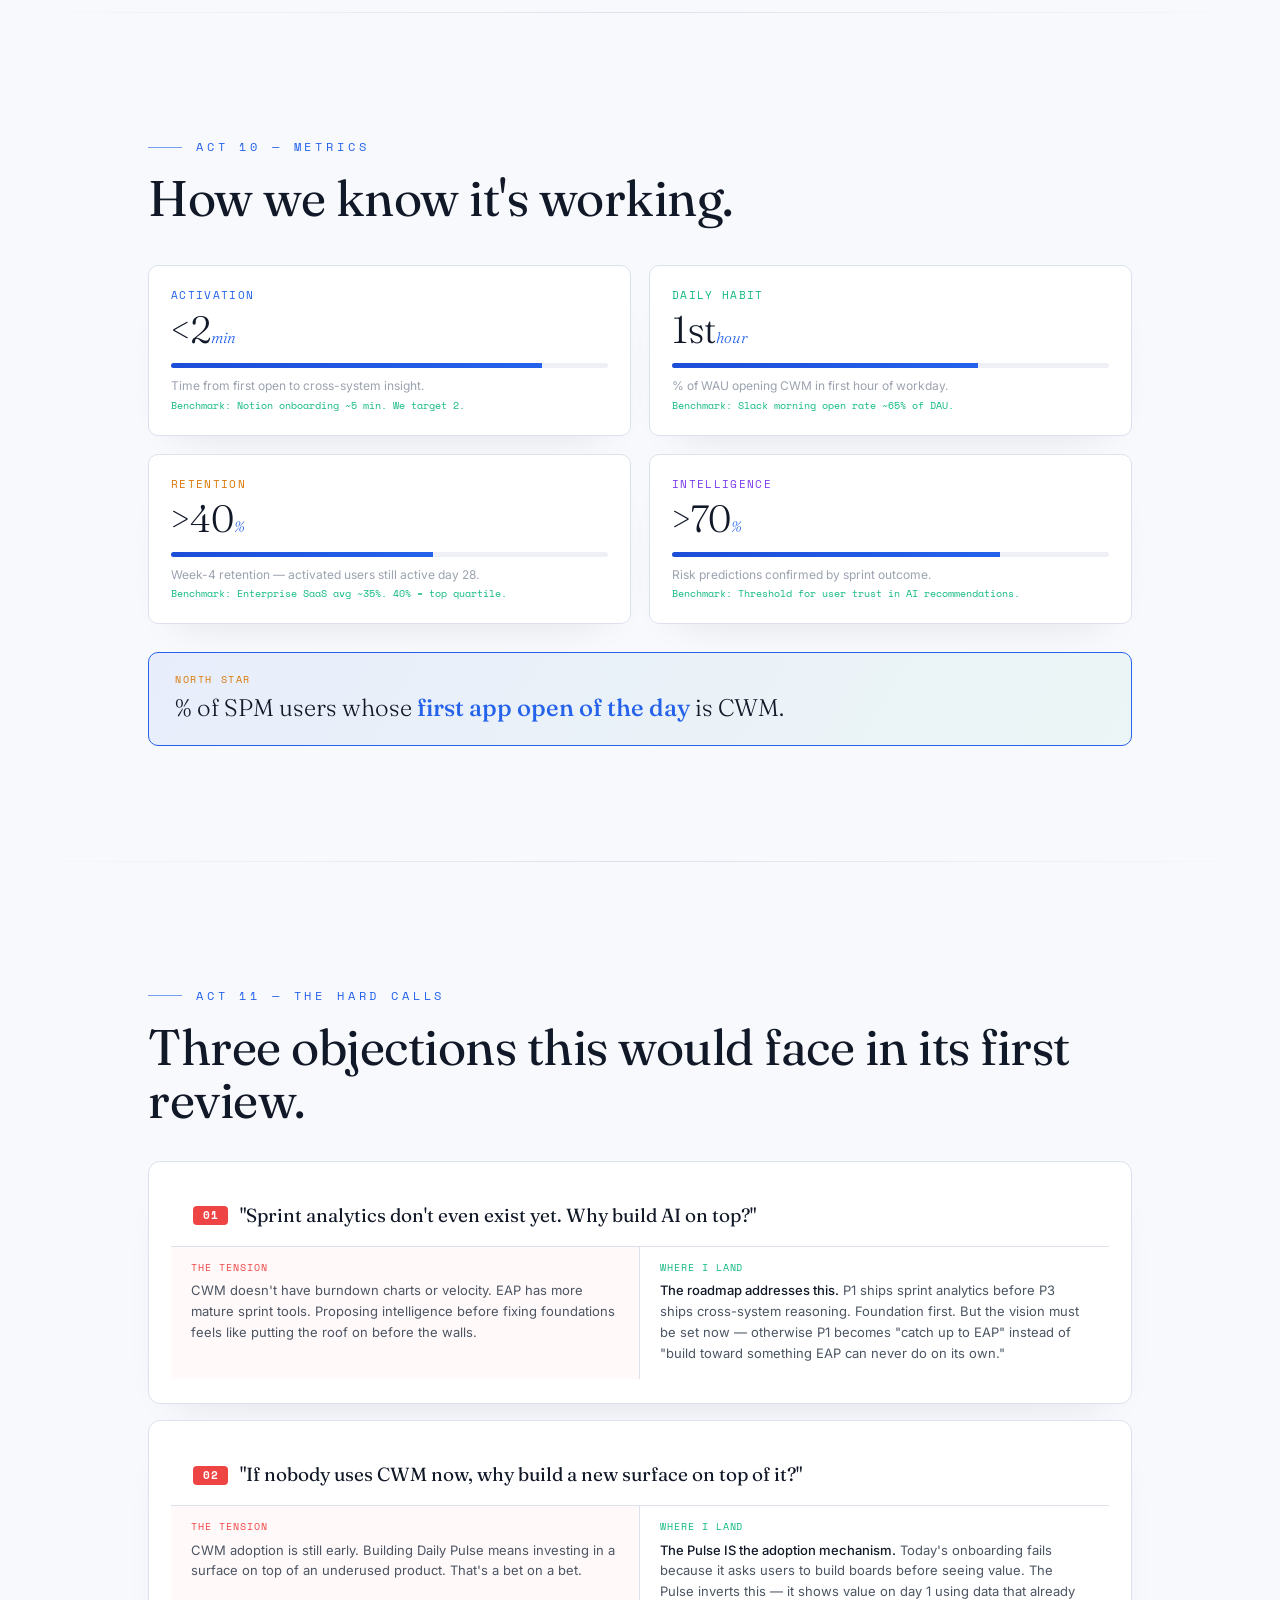
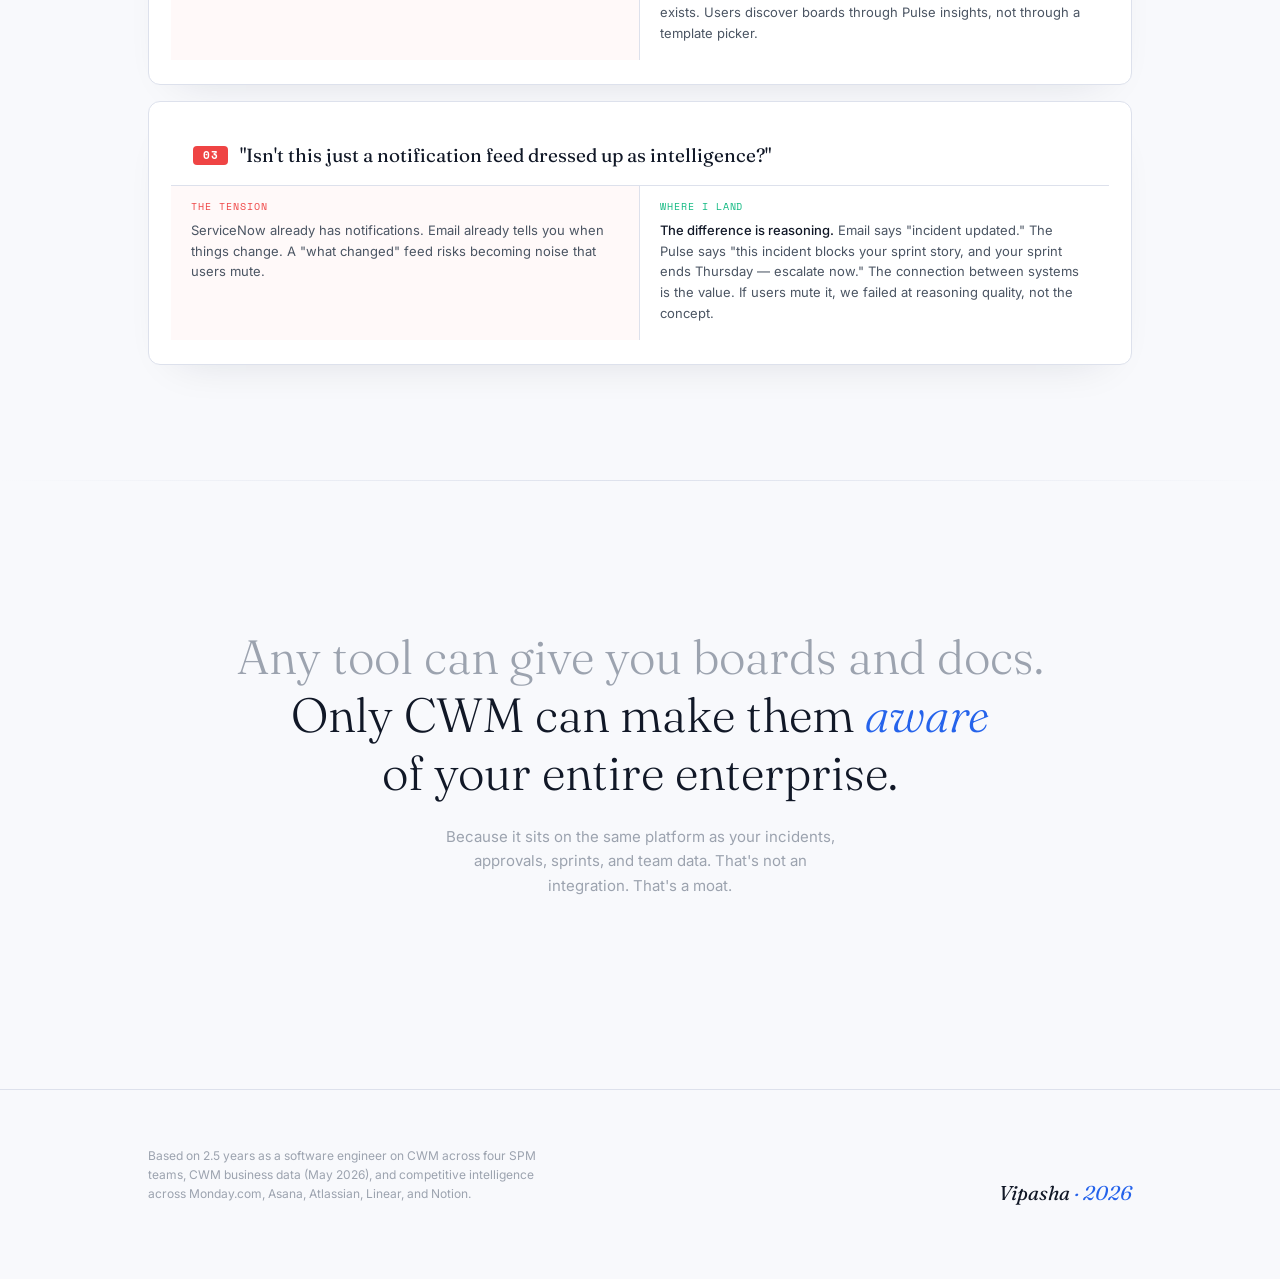
<file: case-studies/daily-pulse.html>
<!DOCTYPE html>
<html lang="en">
<head>
<meta charset="UTF-8">
<meta name="viewport" content="width=device-width, initial-scale=1.0">
<title>Connecting Dots No Other Tool Can See · CWM Case Study</title>
<link rel="preconnect" href="https://fonts.googleapis.com">
<link rel="preconnect" href="https://fonts.gstatic.com" crossorigin>
<link href="https://fonts.googleapis.com/css2?family=Fraunces:ital,opsz,wght@0,9..144,300;0,9..144,400;0,9..144,600;1,9..144,400&family=Inter:wght@300;400;500;600&family=Space+Mono:wght@400;700&display=swap" rel="stylesheet">
<style>
:root{
--ink:#F8F9FC;--ink2:#FFF;--ink3:#EEF0F6;--ln:#DDE1EC;
--ac:#2563EB;--acd:#1D4ED8;--em:#10B981;--am:#D97706;--rd:#EF4444;--pr:#7C3AED;
--sky:#60A5FA;--mt:#4B5563;--md:#9CA3AF;
--pp:#111827;
--se:'Fraunces',Georgia,serif;--sa:'Inter',system-ui,sans-serif;--mo:'Space Mono',monospace;
--mx:1040px;--sh:0 20px 44px -30px rgba(15,23,42,.16);
}
*{box-sizing:border-box;margin:0;padding:0}html{scroll-behavior:smooth}
body{background:var(--ink);color:var(--mt);font:400 1.05em/1.65 var(--sa);-webkit-font-smoothing:antialiased;overflow-x:hidden}
::selection{background:var(--ac);color:#fff}
.w{max-width:var(--mx);margin:0 auto;padding:0 28px;position:relative;z-index:1}
.ey{font:400 12px/1 var(--mo);letter-spacing:.32em;text-transform:uppercase;color:var(--ac);display:inline-flex;align-items:center;gap:14px}
.ey::before{content:"";width:34px;height:1px;background:var(--ac);opacity:.6}
h1,h2,h3{font-family:var(--se);color:var(--pp);font-weight:400;line-height:1.06;letter-spacing:-.01em}
h2{font-size:clamp(30px,4.5vw,50px);margin:16px 0 20px}
h3{font-size:clamp(19px,2.2vw,25px);line-height:1.18}
p.ld{font-size:clamp(17px,1.7vw,20px);color:var(--mt);max-width:60ch;font-weight:300}
em{font-style:italic;color:var(--sky)}strong{color:var(--pp);font-weight:500}
section{padding:clamp(68px,9vw,120px) 0}
.hr{height:1px;background:linear-gradient(90deg,transparent,var(--ln),transparent);border:0}
.rv{opacity:0;transform:translateY(24px);transition:opacity .85s cubic-bezier(.16,.84,.44,1),transform .85s cubic-bezier(.16,.84,.44,1)}
.rv.in{opacity:1;transform:none}
.rv[data-d="1"]{transition-delay:.08s}.rv[data-d="2"]{transition-delay:.16s}.rv[data-d="3"]{transition-delay:.24s}.rv[data-d="4"]{transition-delay:.32s}
.card{background:var(--ink2);border:1px solid var(--ln);border-radius:10px;padding:24px 22px;box-shadow:var(--sh)}
.note{border-left:3px solid var(--am);background:var(--ink2);border-radius:0 8px 8px 0;padding:20px 22px;margin-top:34px}
.note .nt{font:700 10px/1 var(--mo);letter-spacing:.12em;text-transform:uppercase;color:var(--am);margin-bottom:10px}
.note p{font-size:14px;line-height:1.6}

/* hero */
.hero{min-height:100svh;display:flex;flex-direction:column;justify-content:center;padding-top:90px}
.hero h1{font-size:clamp(42px,8vw,96px);font-weight:300;line-height:.94;margin:24px 0 0;letter-spacing:-.03em}
.hero h1 i{color:var(--ac);font-weight:400}
.hero .hsub{margin-top:32px;max-width:52ch;font-size:clamp(16px,1.7vw,20px);font-weight:300}
.hero .hframe{margin-top:26px;border:1px dashed var(--acd);border-radius:10px;padding:16px 20px;max-width:52ch;font-size:13.5px;line-height:1.6}
.hero .hframe b{color:var(--ac)}
.hero .hm{margin-top:40px;display:flex;flex-wrap:wrap;gap:12px 36px;font:400 12px/1 var(--mo);letter-spacing:.12em;color:var(--md);text-transform:uppercase}
.hero .hm b{color:var(--pp);font-weight:400}
.scue{position:absolute;bottom:32px;left:50%;transform:translateX(-50%);font:400 10px/1 var(--mo);letter-spacing:.28em;color:var(--md);text-transform:uppercase;display:flex;flex-direction:column;align-items:center;gap:8px}
.scue span{width:1px;height:40px;background:linear-gradient(var(--ac),transparent);animation:cu 2.2s ease-in-out infinite}
@keyframes cu{0%,100%{opacity:.3;transform:scaleY(.5);transform-origin:top}50%{opacity:1;transform:scaleY(1)}}

/* scale */
.sg{display:grid;grid-template-columns:1fr 1fr 1fr;gap:18px;margin-top:44px}
.sc{text-align:center;padding:34px 16px}
.sc .sn{font:300 clamp(44px,6vw,72px)/1 var(--se);color:var(--pp)}
.sc .sn i{font-size:.48em;color:var(--ac);font-style:italic;margin-left:3px}
.sc .sl{font:400 11px/1 var(--mo);letter-spacing:.14em;text-transform:uppercase;color:var(--mt);margin-top:14px}
.sc .ss{font-size:13px;color:var(--md);margin-top:8px}

/* journey map */
.jmap{margin-top:38px;display:flex;flex-direction:column;gap:0;counter-reset:jc}
.jm{display:grid;grid-template-columns:46px 1fr 1fr;gap:0 16px;padding:16px 0;border-bottom:1px solid var(--ln);counter-increment:jc;align-items:center}
.jm::before{content:counter(jc);width:32px;height:32px;border-radius:50%;background:var(--ln);display:flex;align-items:center;justify-content:center;font:700 11px/1 var(--mo);color:var(--mt)}
.jm.gap{background:linear-gradient(90deg,transparent,rgba(239,68,68,.06),transparent)}
.jm.gap::before{background:var(--rd);color:#fff}
.jm .ja{font-size:14px;color:var(--pp);font-weight:500}
.jm .jq{font-size:13px;color:var(--md);font-style:italic}

/* before after */
.ba{margin-top:44px;display:grid;grid-template-columns:1fr 1fr;gap:20px}
.ba .bf,.ba .af{border-radius:12px;padding:26px 22px}
.bf{background:var(--ink3);border:1px solid var(--ln)}
.af{background:var(--pp);color:var(--ink)}
.ba h3{margin-bottom:14px}
.af h3{color:var(--ink)}
.ba .bi{font-size:13px;line-height:1.55;padding:7px 0 7px 14px;border-left:2px solid var(--ln);margin-bottom:5px;color:var(--mt)}
.af .bi{border-color:var(--ac);color:var(--md)}
.af .bi strong{color:var(--ink)}
.ba .bt{font:400 10px/1 var(--mo);letter-spacing:.1em;text-transform:uppercase;margin-bottom:14px}
.bf .bt{color:var(--rd)}.af .bt{color:var(--em)}

/* feature connection */
.fc{margin-top:40px;display:grid;grid-template-columns:1fr auto 1fr;gap:0;align-items:center}
.fl{display:flex;flex-direction:column;gap:8px}
.fi{font-size:13px;color:var(--mt);padding:10px 14px;background:var(--ink2);border:1px solid var(--ln);border-radius:8px;text-align:center}
.fi b{color:var(--pp)}
.fa{display:flex;flex-direction:column;align-items:center;padding:0 18px;gap:4px}
.fa span{font-size:20px;color:var(--ac)}
.fa small{font:400 8px/1 var(--mo);letter-spacing:.1em;color:var(--md);text-transform:uppercase;writing-mode:vertical-rl}
.fp{text-align:center}
.fp .fpn{font:300 clamp(22px,3vw,32px)/1.1 var(--se);color:var(--pp)}
.fp .fpn b{color:var(--ac);font-weight:400;font-style:italic}
.fp .fps{font-size:12px;color:var(--md);margin-top:8px}

/* roadmap */
.rg{margin-top:40px;display:grid;grid-template-columns:repeat(4,1fr);gap:14px}
.rc{padding:20px 16px}.rc h3{font-size:14px;margin-bottom:10px}
.rc .rt{font:700 9px/1 var(--mo);letter-spacing:.1em;text-transform:uppercase;padding:4px 9px;border-radius:4px;color:#fff;display:inline-block;margin-bottom:4px}
.rc .rtm{font:400 9px/1 var(--mo);color:var(--md);margin-bottom:10px}
.rc .ri{font-size:11.5px;color:var(--md);padding:3px 0 3px 10px;border-left:2px solid var(--ln);margin-bottom:3px;line-height:1.4}

/* metrics */
.mg{margin-top:40px;display:grid;grid-template-columns:1fr 1fr;gap:18px}
.mc .ml{font:400 11px/1 var(--mo);letter-spacing:.12em;text-transform:uppercase}
.mc .mv{font:300 clamp(28px,3.5vw,38px)/1 var(--se);color:var(--pp);margin-top:10px}
.mc .mv i{font-size:.4em;color:var(--ac);font-style:italic}
.mc .mb{height:5px;background:var(--ink3);border-radius:3px;margin-top:14px;overflow:hidden}
.mc .mb i{display:block;height:100%;background:linear-gradient(90deg,var(--acd),var(--ac));width:0;transition:width 1.4s cubic-bezier(.2,.8,.3,1)}
.mg.in .mb i{width:var(--fl)}
.mc .mh{font-size:12px;color:var(--md);margin-top:8px}
.mc .mx{font:400 9.5px/1 var(--mo);color:var(--em);margin-top:5px}
.ns{margin-top:28px;background:linear-gradient(120deg,rgba(37,99,235,.08),rgba(16,185,129,.05));border:1px solid var(--ac);border-radius:10px;padding:22px 26px}
.ns .nl{font:400 10px/1 var(--mo);letter-spacing:.16em;text-transform:uppercase;color:var(--am)}
.ns p{margin-top:8px;font:300 clamp(17px,2.2vw,24px)/1.25 var(--se);color:var(--pp)}

/* hard calls */
.hc{margin-top:34px;display:flex;flex-direction:column;gap:16px}
.hci{border-radius:12px;overflow:hidden}
.hci .hq{padding:18px 22px;border-bottom:1px solid var(--ln);display:flex;align-items:center;gap:12px}
.hci .hn{font:700 11px/1 var(--mo);color:#fff;background:var(--rd);padding:4px 10px;border-radius:4px;letter-spacing:.06em;flex-shrink:0}
.hci .hqt{font:400 clamp(15px,1.6vw,19px)/1.25 var(--se);color:var(--pp)}
.hci .hb{display:grid;grid-template-columns:1fr 1fr;gap:0}
.hci .hcl{padding:16px 20px;font-size:13px;color:var(--mt);line-height:1.6}
.hci .hcl:first-child{border-right:1px solid var(--ln);background:rgba(239,68,68,.03)}
.hci .hcl .ht{font:400 9.5px/1 var(--mo);letter-spacing:.1em;text-transform:uppercase;display:block;margin-bottom:8px}
.hci .hcl:first-child .ht{color:var(--rd)}.hci .hcl:last-child .ht{color:var(--em)}

footer{padding:56px 0 76px;border-top:1px solid var(--ln);margin-top:40px}
footer .fr{display:flex;justify-content:space-between;align-items:flex-end;flex-wrap:wrap;gap:24px}
footer .fn{font-size:12px;color:var(--md);max-width:52ch;line-height:1.6}
footer .fm{font:italic 20px/1 var(--se);color:var(--pp)}
footer .fm span{color:var(--ac)}

@media(max-width:860px){.sg,.ba,.mg,.hci .hb{grid-template-columns:1fr}.rg{grid-template-columns:1fr 1fr}.fc{grid-template-columns:1fr}.fa{flex-direction:row;padding:10px 0}.fa small{writing-mode:horizontal-tb}.jm{grid-template-columns:36px 1fr}.jm .jq{display:none}}
@media(max-width:560px){.rg{grid-template-columns:1fr}.hci .hcl:first-child{border-right:0;border-bottom:1px solid var(--ln)}}
@media(prefers-reduced-motion:reduce){.rv{opacity:1!important;transform:none!important}.mb i{transition:none!important}.scue span{animation:none}}
</style>
</head>
<body>

<!-- HERO -->
<section class="hero">
<div class="w">
  <p class="ey rv">PM Case Study · 2026</p>
  <h1 class="rv" data-d="1">Connecting <i>dots</i><br>no other tool<br>can see.</h1>
  <p class="hsub rv" data-d="2">CWM sits on the same platform as your IT incidents, HR cases, and project approvals. No other work tool can see all of that. This case study proposes using that advantage to make CWM the first thing every SPM user opens each morning — then expanding from there.</p>
  <div class="hframe rv" data-d="3"><b>My perspective:</b> I spent 2.5 years as a software engineer on CWM — building sprint metrics, data grids, and agile components across four SPM teams. I watched the product grow from launch to 3,085 monthly engaged users. I also watched people not use it as their starting point. This is my proposal for how to change that.</div>
  <div class="hm rv" data-d="4">
    <span>By <b>Vipasha</b></span>
    <span>Role <b>SWE → PM</b></span>
    <span>Domain <b>Enterprise SaaS</b></span>
  </div>
</div>
<div class="scue"><span></span>scroll</div>
</section>
<hr class="hr">

<!-- ACT 1: WHAT CWM IS -->
<section>
<div class="w">
  <div class="rv"><span class="ey">Act 01 — What CWM is</span></div>
  <h2 class="rv" data-d="1">Collaboration inside the enterprise. That was the aim.</h2>
  <p class="ld rv" data-d="2"><strong>CWM stands for Collaborative Work Management.</strong> It's ServiceNow's product for managing everyday work inside the Now Platform — the same platform that already runs ITSM, HR, customer service, and portfolio management for 85% of the Fortune 500.</p>
  <p class="ld rv" data-d="3" style="margin-top:16px">The original aim: give ServiceNow customers a place where boards, docs, and tasks live together. A simpler, friendlier layer on top of the enterprise. <em>No more switching to Asana or Monday.com for lightweight work. Manage it here — where your enterprise data already lives.</em></p>
  <p class="ld rv" data-d="3" style="margin-top:16px">CWM shipped fast since January 2024 — boards, docs, kanban, Gantt, sprint planning, 7 AI skills, Connected Work (pull items from any ServiceNow table), bidirectional sync with Enterprise Agile Planning (EAP), formulas, and automations. The collaboration surface is clean and usable. The question is: why would anyone come to it?</p>
</div>
</section>
<hr class="hr">

<!-- ACT 2: WHERE CWM IS TODAY -->
<section>
<div class="w">
  <div class="rv"><span class="ey">Act 02 — Where CWM is today</span></div>
  <h2 class="rv" data-d="1">Growing fast. From a tiny base.</h2>
  <p class="ld rv" data-d="2">The numbers look good in isolation. Zoom out to the platform's reach and the picture changes.</p>

  <div class="sg rv" data-d="2">
    <div class="card sc"><div class="sn">3,085</div><div class="sl">Monthly engaged users</div><div class="ss">May 2026. Up 441% year-over-year.</div></div>
    <div class="card sc"><div class="sn">$7.2<i>M</i></div><div class="sl">Open pipeline</div><div class="ss">142 opportunities. Up from $4.4M / 82 opps last month.</div></div>
    <div class="card sc"><div class="sn">82</div><div class="sl">Customers at 10+ users</div><div class="ss">8 at 50+ MEUs. 76 customers growing 200%+.</div></div>
  </div>

  <p class="ld rv" data-d="3" style="margin-top:34px">Good momentum. But ServiceNow has roughly 7,700 enterprise customers, most with dedicated SPM teams. 3,085 monthly engaged users across that base means CWM is being discovered — not depended on. It's a tool some teams tried, not the tool SPM users start their day with.</p>

  <div class="note rv" data-d="3">
    <div class="nt">Bright spots worth noting</div>
    <p><strong>Healthcare is the dominant vertical</strong> — five of the largest open deals are healthcare systems. <strong>81% of Q2 pipeline is CWM sold alongside SPM</strong>, reinforcing the CWM-as-SPM-bridge motion. And <strong>competitive displacement is happening</strong> — one healthcare deal is actively replacing Monday.com, Asana, Trello, and Azure DevOps with CWM. 85 customers run agile sprints. 113 use Connected Work. The pieces are being adopted. They just aren't connected into something that earns the first click of the day.</p>
  </div>
</div>
</section>
<hr class="hr">

<!-- ACT 3: WHY NOBODY OPENS IT FIRST -->
<section>
<div class="w">
  <div class="rv"><span class="ey">Act 03 — The problem</span></div>
  <h2 class="rv" data-d="1">Boards and docs in one place isn't enough.</h2>
  <p class="ld rv" data-d="2">CWM offers a genuinely simpler collaboration experience than navigating ServiceNow's complex modules directly. But "simpler" doesn't pull people in. People don't switch to a new tool because it's easier. They switch because it does something the old way <em>can't.</em></p>

  <h3 class="rv" data-d="2" style="margin-top:30px">1. SPM users already live in ServiceNow — just fragmented.</h3>
  <p class="ld rv" data-d="2" style="margin-top:8px">An SPM user's morning isn't about choosing between tools. They're already on ServiceNow — but they're hopping between siloed modules that don't talk to each other:</p>

  <div class="jmap rv" data-d="2">
    <div class="jm"><div class="ja">Email / Slack</div><div class="jq">"What landed overnight?" — approvals, messages, escalations.</div></div>
    <div class="jm"><div class="ja">EAP</div><div class="jq">"Where's my sprint?" — stories, backlog, sprint board.</div></div>
    <div class="jm"><div class="ja">ITSM module</div><div class="jq">"What incidents need me?" — separate from sprint context.</div></div>
    <div class="jm"><div class="ja">HR portal</div><div class="jq">"Any open requests?" — completely disconnected from work boards.</div></div>
    <div class="jm"><div class="ja">PPM module</div><div class="jq">"What approvals are pending?" — no link to task-level impact.</div></div>
    <div class="jm gap"><div class="ja">CWM</div><div class="jq">Optional. Nothing triggers them to come here first.</div></div>
  </div>

  <p class="ld rv" data-d="3" style="margin-top:18px">All of this data is in the same platform, the same database. But the user experiences it as 5 separate apps. CWM could unify this — but today it's just another stop, not the starting point.</p>

  <h3 class="rv" data-d="3" style="margin-top:30px">2. Some teams escape to outside tools entirely.</h3>
  <p class="ld rv" data-d="3" style="margin-top:8px">When ServiceNow's own modules feel too heavy for everyday collaboration, some SPM teams adopt Asana or Monday.com on the side. Those tools are simple and fast — but completely disconnected from ServiceNow's enterprise data. CWM was built to prevent this escape. But "boards and docs in one place" isn't a strong enough pull when Asana already does that well.</p>

  <h3 class="rv" data-d="4" style="margin-top:30px">3. The unique advantage is invisible.</h3>
  <p class="ld rv" data-d="4" style="margin-top:8px">CWM sits on the same database as ITSM, HR, PPM, and EAP. Connected Work can already pull from any of these tables. That's a structural advantage no outside tool can replicate. But today it shows up as rows in a board column — not as intelligence. <strong>The thing that makes CWM different from Asana or Monday is the thing CWM doesn't surface.</strong></p>
</div>
</section>
<hr class="hr">

<!-- ACT 4: THE ONE THING CWM HAS -->
<section>
<div class="w">
  <div class="rv"><span class="ey">Act 04 — The one thing nobody else has</span></div>
  <h2 class="rv" data-d="1">Collaboration with enterprise context.</h2>
  <p class="ld rv" data-d="2">A board in Asana or Monday is blind. It only knows what you put on it manually. A board in CWM can see your EAP sprint, your ITSM incidents, your PPM approvals, your HR requests — because they're all in the same database. That's not an integration. That's native access.</p>
  <p class="ld rv" data-d="2" style="margin-top:14px">But today CWM doesn't use that access for anything intelligent. Connected Work displays rows from other tables. It doesn't reason about them. <strong>The value isn't seeing your incident on a board. It's knowing that incident is blocking your sprint story and your sprint ends Thursday.</strong></p>

  <div style="margin-top:38px;display:flex;flex-direction:column;gap:12px" class="rv" data-d="3">
    <div class="card" style="border-left:3px solid var(--rd);display:grid;grid-template-columns:auto 1fr;gap:16px;align-items:center"><div><div style="font:400 9.5px/1 var(--mo);letter-spacing:.06em;color:var(--rd);text-transform:uppercase">EAP + ITSM + sprint deadline</div></div><div style="font:300 clamp(15px,1.6vw,18px)/1.3 var(--se);color:var(--pp);font-style:italic">"API migration at risk — blocking incident unresolved, sprint ends in 2 days."</div></div>
    <div class="card" style="border-left:3px solid var(--pr);display:grid;grid-template-columns:auto 1fr;gap:16px;align-items:center"><div><div style="font:400 9.5px/1 var(--mo);letter-spacing:.06em;color:var(--pr);text-transform:uppercase">Velocity + committed + history</div></div><div style="font:300 clamp(15px,1.6vw,18px)/1.3 var(--se);color:var(--pp);font-style:italic">"You'll complete 28 of 38 points. Here are 3 to descope to hit the goal."</div></div>
    <div class="card" style="border-left:3px solid var(--em);display:grid;grid-template-columns:auto 1fr;gap:16px;align-items:center"><div><div style="font:400 9.5px/1 var(--mo);letter-spacing:.06em;color:var(--em);text-transform:uppercase">Dependency + overnight change</div></div><div style="font:300 clamp(15px,1.6vw,18px)/1.3 var(--se);color:var(--pp);font-style:italic">"Dependency unblocked at 11pm. Pull that story into the sprint before standup."</div></div>
    <div class="card" style="border-left:3px solid var(--am);display:grid;grid-template-columns:auto 1fr;gap:16px;align-items:center"><div><div style="font:400 9.5px/1 var(--mo);letter-spacing:.06em;color:var(--am);text-transform:uppercase">Board activity + cycle time</div></div><div style="font:300 clamp(15px,1.6vw,18px)/1.3 var(--se);color:var(--pp);font-style:italic">"This item is stuck 3× longer than your team's average. Split or reassign?"</div></div>
  </div>
  <p class="rv" data-d="4" style="margin-top:20px;font-size:14px;color:var(--ac);font-weight:500">Each connects 2–3 systems. No standalone tool can produce them. That's not a dashboard — that's reasoning.</p>
</div>
</section>
<hr class="hr">

<!-- ACT 5: THE VISION -->
<section>
<div class="w">
  <div class="rv"><span class="ey">Act 05 — The vision</span></div>
  <h2 class="rv" data-d="1">Collaboration that knows your enterprise.</h2>
  <p class="ld rv" data-d="2">CWM should stop competing with Asana and Monday on boards and docs — they'll always be good at that. CWM should compete on the one thing they can never build: <em>collaboration surfaces that are aware of your ITSM incidents, your EAP sprints, your PPM approvals, and your HR requests — natively, without integrations.</em></p>
  <div class="ns rv" data-d="2" style="margin-top:28px">
    <div class="nl">Vision</div>
    <p>CWM becomes the <strong style="color:var(--ac)">morning command center</strong> for SPM users — the one place you open first because it tells you what matters across every system, and why. Start with SPM teams. Prove the value. Then expand across ServiceNow.</p>
  </div>
  <div class="ns rv" data-d="3" style="margin-top:14px;border-color:var(--em);background:linear-gradient(120deg,rgba(16,185,129,.06),transparent 70%)">
    <div class="nl">North star</div>
    <p><strong style="color:var(--em)">% of SPM users whose first app open of the day is CWM.</strong></p>
  </div>
  <h3 class="rv" data-d="3" style="margin-top:38px">Three principles that guide every decision</h3>
  <div style="display:grid;grid-template-columns:repeat(3,1fr);gap:14px;margin-top:16px" class="rv" data-d="3">
    <div class="card" style="border-top:3px solid var(--ac)"><h3 style="font-size:15px;margin-bottom:8px">Context, not data</h3><p style="font-size:12.5px;color:var(--md);line-height:1.55">AI knows your role, team, sprint, and priorities — not just your task list.</p></div>
    <div class="card" style="border-top:3px solid var(--em)"><h3 style="font-size:15px;margin-bottom:8px">Value on arrival</h3><p style="font-size:12.5px;color:var(--md);line-height:1.55">The platform already knows you. First open shows your work — not an empty board.</p></div>
    <div class="card" style="border-top:3px solid var(--am)"><h3 style="font-size:15px;margin-bottom:8px">Reason, don't display</h3><p style="font-size:12.5px;color:var(--md);line-height:1.55">"Sprint at risk because of an ITSM incident" is a feature. "Here's your ITSM data" is plumbing.</p></div>
  </div>
</div>
</section>
<hr class="hr">

<!-- ACT 6: THE PRODUCT -->
<section>
<div class="w">
  <div class="rv"><span class="ey">Act 06 — The product</span></div>
  <h2 class="rv" data-d="1">Daily Pulse.</h2>
  <p class="ld rv" data-d="2">One product. Three questions. Every morning. Everything else CWM builds — sprint analytics, Connected Work, AI skills, search — feeds into this. They're not separate features. They're the engine behind the Pulse.</p>

  <div style="display:grid;grid-template-columns:repeat(3,1fr);gap:14px;margin-top:36px" class="rv" data-d="2">
    <div class="card" style="background:var(--pp);color:var(--ink);text-align:center;border:0;border-top:3px solid var(--rd);padding:28px 18px"><div style="font-size:22px;margin-bottom:12px">⚡</div><h3 style="color:var(--ink);font-size:17px;margin-bottom:10px">What matters right now</h3><p style="font-size:12px;color:var(--md);line-height:1.55">AI-ranked priorities with reasoning. "These 3 matter most — here's why." Each reason cites cross-system data the user couldn't see before.</p></div>
    <div class="card" style="background:var(--pp);color:var(--ink);text-align:center;border:0;border-top:3px solid var(--ac);padding:28px 18px"><div style="font-size:22px;margin-bottom:12px">△</div><h3 style="color:var(--ink);font-size:17px;margin-bottom:10px">What changed that affects your plan</h3><p style="font-size:12px;color:var(--md);line-height:1.55">Not "15 items moved state." Instead: "blocking incident resolved at 11pm — pull that story into the sprint before standup." Cause and effect across systems.</p></div>
    <div class="card" style="background:var(--pp);color:var(--ink);text-align:center;border:0;border-top:3px solid var(--em);padding:28px 18px"><div style="font-size:22px;margin-bottom:12px">◎</div><h3 style="color:var(--ink);font-size:17px;margin-bottom:10px">What's at risk before it's too late</h3><p style="font-size:12px;color:var(--md);line-height:1.55">"Sprint at 120% of velocity. Dependency cascade from Team A to Team C. Item stuck 3× normal." Predictions — not reports.</p></div>
  </div>
</div>
</section>
<hr class="hr">

<!-- ACT 7: BEFORE AND AFTER -->
<section>
<div class="w">
  <div class="rv"><span class="ey">Act 07 — Before and after</span></div>
  <h2 class="rv" data-d="1">Same user. Same Tuesday morning.</h2>

  <div class="ba rv" data-d="2">
    <div class="bf">
      <div class="bt">Today — 20+ minutes</div>
      <h3>Five modules. No connections.</h3>
      <div class="bi">Open email. Scan for escalations. No priority, no sprint context.</div>
      <div class="bi">Open Slack. Check channels. Noise, no link to work items.</div>
      <div class="bi">Open EAP. Check sprint board. Can't see the ITSM incident blocking a story.</div>
      <div class="bi">Open ITSM module separately. Check incidents. No link to sprint impact.</div>
      <div class="bi">Open PPM module. Check approvals. No idea which tasks they unblock.</div>
      <div class="bi"><strong>Same platform. Five siloed views. Context built in your head. 20 minutes gone.</strong></div>
    </div>
    <div class="af">
      <div class="bt">With Daily Pulse — 90 seconds</div>
      <h3>One screen. Connected reasoning.</h3>
      <div class="bi"><strong>"Good morning. 3 items need attention."</strong></div>
      <div class="bi"><strong>⚠ API migration at risk</strong> — ITSM incident unresolved, sprint ends Thursday.</div>
      <div class="bi">Auth refactor overdue 2 days. Config schema due tomorrow.</div>
      <div class="bi">Dependency unblocked at 11pm — pull into sprint?</div>
      <div class="bi">Sprint 14: 28/38 pts completed. Velocity ↓12%.</div>
      <div class="bi"><strong>Tap the risk alert → opens board → reassign → done. 90 seconds.</strong></div>
    </div>
  </div>
</div>
</section>
<hr class="hr">

<!-- ACT 8: HOW FEATURES CONNECT -->
<section>
<div class="w">
  <div class="rv"><span class="ey">Act 08 — How the pieces connect</span></div>
  <h2 class="rv" data-d="1">Every feature feeds the Pulse.</h2>
  <p class="ld rv" data-d="2">These aren't separate features to ship and celebrate individually. They're infrastructure. Each one makes the Daily Pulse smarter. Without them, the Pulse can't reason. With them, it can.</p>

  <div class="fc rv" data-d="2">
    <div class="fl">
      <div class="fi"><b>Connected Work</b><br>Pulls ITSM, HR, PPM data onto boards</div>
      <div class="fi"><b>EAP sync</b><br>Stories, epics, sprints from agile planning</div>
      <div class="fi"><b>Sprint analytics</b><br>Burndown, velocity from time-series snapshots</div>
      <div class="fi"><b>Platform identity</b><br>Your role, team, assignments, permissions</div>
      <div class="fi"><b>AI skills framework</b><br>Now Assist skills with event-triggered configs</div>
    </div>
    <div class="fa"><span>→</span><span>→</span><span>→</span><small>feeds</small></div>
    <div class="fp"><div class="fpn"><b>Daily Pulse</b></div><div class="fps">Cross-system reasoning<br>delivered every morning</div></div>
  </div>

  <p class="rv" data-d="3" style="margin-top:24px;font-size:14px;border-left:2px solid var(--em);padding-left:16px;max-width:56ch;color:var(--mt)">My Space hosts the Pulse (orientation). Boards host the work (execution). The Pulse links directly to the board and item that needs attention. You come to CWM for the Pulse. You stay for the board.</p>
</div>
</section>
<hr class="hr">

<!-- ACT 9: ROADMAP -->
<section>
<div class="w">
  <div class="rv"><span class="ey">Act 09 — Roadmap</span></div>
  <h2 class="rv" data-d="1">Each phase makes the Pulse smarter.</h2>
  <p class="ld rv" data-d="2">Timelines assume CWM's existing 2–3 month release cadence.</p>

  <div class="rg rv" data-d="2">
    <div class="card rc"><div class="rt" style="background:var(--ac)">P1</div><div class="rtm">~1 quarter</div><h3>Board-level</h3>
      <div class="ri">Auto-populated My Space</div>
      <div class="ri">Sprint burndown + velocity</div>
      <div class="ri">Inline comments on tasks</div>
      <div class="ri">AI status generation</div>
    </div>
    <div class="card rc"><div class="rt" style="background:var(--rd)">P2</div><div class="rtm">~1 quarter</div><h3>Cross-board</h3>
      <div class="ri">Workload per person</div>
      <div class="ri">Dependency alerts</div>
      <div class="ri">Semantic search</div>
      <div class="ri">Overnight diff (single-system)</div>
    </div>
    <div class="card rc"><div class="rt" style="background:var(--em)">P3</div><div class="rtm">~1–2 quarters</div><h3>Cross-system</h3>
      <div class="ri">ITSM → sprint impact</div>
      <div class="ri">PPM approval → task alerts</div>
      <div class="ri">Full Daily Pulse GA</div>
      <div class="ri">Role-aware briefings</div>
    </div>
    <div class="card rc"><div class="rt" style="background:var(--pr)">P4</div><div class="rtm">~2 quarters</div><h3>Predictive</h3>
      <div class="ri">Sprint overload prediction</div>
      <div class="ri">Descope recommendations</div>
      <div class="ri">Auto-escalation</div>
      <div class="ri">Velocity-based advisor</div>
    </div>
  </div>
</div>
</section>
<hr class="hr">

<!-- ACT 10: METRICS -->
<section>
<div class="w">
  <div class="rv"><span class="ey">Act 10 — Metrics</span></div>
  <h2 class="rv" data-d="1">How we know it's working.</h2>

  <div class="mg rv" data-d="2">
    <div class="card mc"><div class="ml" style="color:var(--ac)">Activation</div><div class="mv">&lt;2<i>min</i></div><div class="mb"><i style="--fl:85%"></i></div><div class="mh">Time from first open to cross-system insight.</div><div class="mx">Benchmark: Notion onboarding ~5 min. We target 2.</div></div>
    <div class="card mc"><div class="ml" style="color:var(--em)">Daily habit</div><div class="mv">1st<i>hour</i></div><div class="mb"><i style="--fl:70%"></i></div><div class="mh">% of WAU opening CWM in first hour of workday.</div><div class="mx">Benchmark: Slack morning open rate ~65% of DAU.</div></div>
    <div class="card mc"><div class="ml" style="color:var(--am)">Retention</div><div class="mv">&gt;40<i>%</i></div><div class="mb"><i style="--fl:60%"></i></div><div class="mh">Week-4 retention — activated users still active day 28.</div><div class="mx">Benchmark: Enterprise SaaS avg ~35%. 40% = top quartile.</div></div>
    <div class="card mc"><div class="ml" style="color:var(--pr)">Intelligence</div><div class="mv">&gt;70<i>%</i></div><div class="mb"><i style="--fl:75%"></i></div><div class="mh">Risk predictions confirmed by sprint outcome.</div><div class="mx">Benchmark: Threshold for user trust in AI recommendations.</div></div>
  </div>
  <div class="ns rv" data-d="3">
    <div class="nl">North star</div>
    <p>% of SPM users whose <strong style="color:var(--ac)">first app open of the day</strong> is CWM.</p>
  </div>
</div>
</section>
<hr class="hr">

<!-- ACT 11: HARD CALLS -->
<section>
<div class="w">
  <div class="rv"><span class="ey">Act 11 — The hard calls</span></div>
  <h2 class="rv" data-d="1">Three objections this would face in its first review.</h2>

  <div class="hc rv" data-d="2">
    <div class="card hci"><div class="hq"><span class="hn">01</span><div class="hqt">"Sprint analytics don't even exist yet. Why build AI on top?"</div></div>
      <div class="hb"><div class="hcl"><span class="ht">The tension</span>CWM doesn't have burndown charts or velocity. EAP has more mature sprint tools. Proposing intelligence before fixing foundations feels like putting the roof on before the walls.</div><div class="hcl"><span class="ht">Where I land</span><strong>The roadmap addresses this.</strong> P1 ships sprint analytics before P3 ships cross-system reasoning. Foundation first. But the vision must be set now — otherwise P1 becomes "catch up to EAP" instead of "build toward something EAP can never do on its own."</div></div>
    </div>
    <div class="card hci"><div class="hq"><span class="hn">02</span><div class="hqt">"If nobody uses CWM now, why build a new surface on top of it?"</div></div>
      <div class="hb"><div class="hcl"><span class="ht">The tension</span>CWM adoption is still early. Building Daily Pulse means investing in a surface on top of an underused product. That's a bet on a bet.</div><div class="hcl"><span class="ht">Where I land</span><strong>The Pulse IS the adoption mechanism.</strong> Today's onboarding fails because it asks users to build boards before seeing value. The Pulse inverts this — it shows value on day 1 using data that already exists. Users discover boards through Pulse insights, not through a template picker.</div></div>
    </div>
    <div class="card hci"><div class="hq"><span class="hn">03</span><div class="hqt">"Isn't this just a notification feed dressed up as intelligence?"</div></div>
      <div class="hb"><div class="hcl"><span class="ht">The tension</span>ServiceNow already has notifications. Email already tells you when things change. A "what changed" feed risks becoming noise that users mute.</div><div class="hcl"><span class="ht">Where I land</span><strong>The difference is reasoning.</strong> Email says "incident updated." The Pulse says "this incident blocks your sprint story, and your sprint ends Thursday — escalate now." The connection between systems is the value. If users mute it, we failed at reasoning quality, not the concept.</div></div>
    </div>
  </div>
</div>
</section>
<hr class="hr">

<!-- CLOSING -->
<section style="padding:clamp(80px,12vw,150px) 0">
<div class="w" style="text-align:center">
  <p class="rv" style="font:300 clamp(26px,4.5vw,48px)/1.08 var(--se);color:var(--md)">Any tool can give you boards and docs.</p>
  <p class="rv" data-d="1" style="font:300 clamp(26px,4.5vw,48px)/1.08 var(--se);color:var(--pp);margin-top:6px">Only CWM can make them <span style="color:var(--ac);font-style:italic">aware</span></p>
  <p class="rv" data-d="2" style="font:300 clamp(26px,4.5vw,48px)/1.08 var(--se);color:var(--pp);margin-top:6px">of your entire enterprise.</p>
  <p class="rv" data-d="3" style="margin-top:26px;font-size:15px;color:var(--md);max-width:44ch;margin-left:auto;margin-right:auto">Because it sits on the same platform as your incidents, approvals, sprints, and team data. That's not an integration. That's a moat.</p>
</div>
</section>

<footer>
<div class="w"><div class="fr">
  <div class="fn">Based on 2.5 years as a software engineer on CWM across four SPM teams, CWM business data (May 2026), and competitive intelligence across Monday.com, Asana, Atlassian, Linear, and Notion.</div>
  <div class="fm">Vipasha <span>· 2026</span></div>
</div></div>
</footer>

<script>
const o=new IntersectionObserver(es=>{es.forEach(e=>{if(e.isIntersecting){e.target.classList.add('in');o.unobserve(e.target)}})},{threshold:.12,rootMargin:'0px 0px -40px 0px'});
document.querySelectorAll('.rv,.mg').forEach(el=>o.observe(el));
</script>
</body>
</html>
</file>
<file: styles.css>
/* ============================================================
   Portfolio — design system
   Type matches the case studies: Fraunces · Inter · Space Mono
   Neutral warm-paper homepage; each case study keeps its own color.
   ============================================================ */

:root {
  --paper:    #FAF8F4;
  --paper-2:  #F1EDE6;
  --ink:      #16141A;
  --ink-soft: #423E48;
  --muted:    #7C7782;
  --line:     #E6E0D6;
  --line-2:   #D8D1C5;

  /* case-study accents */
  --cwm:       #2563EB;
  --cwm-tint:  #EDF2FF;
  --nykaa:     #FC2779;
  --nykaa-tint:#FDEBF1;

  --maxw: 1120px;
  --gut: clamp(22px, 5vw, 72px);

  --f-disp: "Fraunces", Georgia, serif;
  --f-body: "Inter", system-ui, sans-serif;
  --f-mono: "Space Mono", ui-monospace, monospace;
}

* { box-sizing: border-box; margin: 0; padding: 0; }
html { scroll-behavior: smooth; }

body {
  background: var(--paper);
  color: var(--ink);
  font-family: var(--f-body);
  font-size: 17px;
  line-height: 1.6;
  -webkit-font-smoothing: antialiased;
  text-rendering: optimizeLegibility;
}

.wrap { max-width: var(--maxw); margin: 0 auto; padding: 0 var(--gut); }

.mono {
  font-family: var(--f-mono);
  font-size: 12px;
  letter-spacing: 0.14em;
  text-transform: uppercase;
  color: var(--muted);
}
.mono .dash { color: var(--line-2); margin: 0 8px; }

/* ---------- nav ---------- */
.nav {
  position: sticky; top: 0; z-index: 50;
  display: flex; align-items: center; justify-content: space-between;
  padding: 20px var(--gut);
  background: color-mix(in srgb, var(--paper) 86%, transparent);
  backdrop-filter: blur(10px);
  border-bottom: 1px solid var(--line);
}
.nav .brand {
  font-family: var(--f-disp);
  font-weight: 600;
  font-size: 20px;
  letter-spacing: -0.01em;
  text-decoration: none;
  color: var(--ink);
}
.nav .brand span { color: var(--cwm); }
.nav .links { display: flex; gap: 26px; }
.nav .links a {
  font-family: var(--f-mono);
  font-size: 11.5px; letter-spacing: 0.1em; text-transform: uppercase;
  color: var(--muted); text-decoration: none;
}
.nav .links a:hover { color: var(--ink); }
@media (max-width: 620px){ .nav .links { display: none; } }

/* ---------- hero ---------- */
.hero { padding: clamp(64px, 11vw, 132px) 0 clamp(40px, 6vw, 72px); }
.pill {
  display: inline-flex; align-items: center; gap: 9px;
  font-family: var(--f-mono); font-size: 11.5px; letter-spacing: 0.08em;
  text-transform: uppercase; color: var(--ink-soft);
  border: 1px solid var(--line-2); border-radius: 999px;
  padding: 7px 14px; margin-bottom: 30px; background: #fff;
}
.pill .dot { width: 7px; height: 7px; border-radius: 50%; background: #16a34a; box-shadow: 0 0 0 3px #16a34a22; }
.hero h1 {
  font-family: var(--f-disp);
  font-weight: 400;
  font-size: clamp(40px, 8vw, 92px);
  line-height: 0.98;
  letter-spacing: -0.03em;
  max-width: 14ch;
}
.hero h1 em { font-style: italic; color: var(--cwm); }
.hero .lede {
  margin-top: 30px;
  font-size: clamp(18px, 2.2vw, 23px);
  line-height: 1.5;
  color: var(--ink-soft);
  max-width: 56ch;
}

/* ---------- stats band ---------- */
.stats {
  border-top: 1px solid var(--line);
  border-bottom: 1px solid var(--line);
  display: grid; grid-template-columns: repeat(2, 1fr);
}
.stats .item { padding: 30px var(--gut); border-bottom: 1px solid var(--line); }
.stats .item:nth-child(odd){ border-right: 1px solid var(--line); }
.stats .num {
  font-family: var(--f-disp); font-weight: 400;
  font-size: clamp(34px, 5vw, 52px); line-height: 1; letter-spacing: -0.02em;
}
.stats .lab { margin-top: 8px; font-size: 14px; color: var(--muted); max-width: 26ch; }
@media (min-width: 820px){
  .stats { grid-template-columns: repeat(4, 1fr); }
  .stats .item { border-bottom: none; }
  .stats .item:nth-child(odd){ border-right: none; }
  .stats .item + .item { border-left: 1px solid var(--line); }
}

/* ---------- section scaffolding ---------- */
.section { padding: clamp(56px, 9vw, 104px) 0; }
.shead { display: flex; align-items: baseline; gap: 16px; margin-bottom: 44px; }
.shead h2 {
  font-family: var(--f-disp); font-weight: 400;
  font-size: clamp(26px, 4vw, 40px); letter-spacing: -0.02em;
}

/* ---------- case studies ---------- */
.cases { display: grid; gap: 24px; }
.case {
  display: block;
  text-decoration: none; color: inherit;
  border: 1px solid var(--line); border-left: 3px solid var(--c, var(--ink));
  border-radius: 16px;
  background: #fff;
  padding: clamp(26px, 3.6vw, 44px);
  transition: transform .24s ease, box-shadow .24s ease, border-color .24s ease;
}
.case:hover { transform: translateY(-3px); box-shadow: 0 26px 54px -34px var(--shadow, #16144030); }
.case .kicker {
  display: inline-flex; align-items: center; gap: 8px;
  font-family: var(--f-mono); font-size: 11px; letter-spacing: 0.12em; text-transform: uppercase;
  color: var(--c, var(--ink)); margin-bottom: 14px;
}
.case .kicker .sq { width: 9px; height: 9px; border-radius: 2px; background: var(--c, var(--ink)); }
.case h3 {
  font-family: var(--f-disp); font-weight: 500;
  font-size: clamp(26px, 3.6vw, 38px); letter-spacing: -0.02em; line-height: 1.04;
}
.case .quote {
  margin-top: 14px; font-family: var(--f-disp); font-style: italic; font-weight: 400;
  font-size: clamp(17px, 2vw, 21px); color: var(--ink-soft); line-height: 1.4;
}
.case .desc { margin-top: 16px; color: var(--ink-soft); max-width: 70ch; }
.case .meta {
  margin-top: 22px; display: flex; flex-wrap: wrap; gap: 8px 18px;
  font-family: var(--f-mono); font-size: 11px; letter-spacing: 0.06em; text-transform: uppercase; color: var(--muted);
}
.case .meta b { color: var(--c, var(--ink)); font-weight: 700; }
.case .more {
  margin-top: 24px; display: inline-flex; align-items: center; gap: 9px;
  font-family: var(--f-mono); font-size: 12px; letter-spacing: 0.08em; text-transform: uppercase;
  color: var(--c, var(--ink));
}
.case .more svg { transition: transform .2s ease; }
.case:hover .more svg { transform: translateX(5px); }

/* ---------- capabilities ---------- */
.caps { display: grid; gap: 1px; background: var(--line); border: 1px solid var(--line); border-radius: 16px; overflow: hidden; }
.cap { background: var(--paper); padding: clamp(24px, 3vw, 34px); }
.cap .n { font-family: var(--f-mono); font-size: 12px; color: var(--muted); }
.cap h4 { font-family: var(--f-disp); font-weight: 500; font-size: 21px; letter-spacing: -0.01em; margin: 12px 0 8px; }
.cap p { font-size: 15px; color: var(--ink-soft); line-height: 1.55; }
@media (min-width: 720px){ .caps { grid-template-columns: repeat(2, 1fr); } }
@media (min-width: 1000px){ .caps { grid-template-columns: repeat(4, 1fr); } }

/* ---------- timeline (alternating spine) ---------- */
.spine { position: relative; margin-top: 4px; }
.spine::before {
  content:""; position:absolute; top:6px; bottom:6px; left:50%; width:2px;
  background: var(--line-2); transform: translateX(-50%);
}
.spine .start { text-align:center; position:relative; z-index:2; margin-bottom:6px; }
.spine .start .t { font-family:var(--f-mono); font-size:11px; letter-spacing:.14em; text-transform:uppercase; color:var(--muted); margin-bottom:8px; }
.spine .start .d { width:14px; height:14px; border-radius:50%; background:#16a34a; box-shadow:0 0 0 4px #16a34a22; margin:0 auto; }

.node { position:relative; display:grid; grid-template-columns: 1fr auto 1fr; align-items:center; margin:14px 0; }
.node .marker { grid-column:2; display:flex; flex-direction:column; align-items:center; z-index:2; padding:0 16px; }
.node .marker .dot { width:13px; height:13px; border-radius:50%; background:#fff; border:2px solid var(--ink); }
.node .marker .yr { font-family:var(--f-mono); font-size:10.5px; letter-spacing:.08em; text-transform:uppercase; color:var(--muted); background:var(--paper); margin-top:8px; padding:2px 4px; white-space:nowrap; }
.node .card { background:#fff; border:1px solid var(--line); border-radius:14px; padding:22px 24px; box-shadow:0 16px 40px -34px #16144040; }
.node .card h4 { font-family:var(--f-disp); font-weight:500; font-size:21px; letter-spacing:-.01em; line-height:1.1; }
.node .card .org { font-weight:600; font-size:13px; color:var(--c, var(--ink)); margin-top:3px; }
.node .card p { margin-top:11px; font-size:14.5px; color:var(--ink-soft); line-height:1.5; }
.node .card p em { font-style:italic; color:var(--ink); }
.node .card .tags { display:flex; flex-wrap:wrap; gap:6px; margin-top:15px; }
.node .card .tags span { font-family:var(--f-mono); font-size:10px; letter-spacing:.03em; text-transform:uppercase; color:var(--ink-soft); background:var(--paper-2); border:1px solid var(--line); border-radius:999px; padding:4px 10px; }
.node.left .card { grid-column:1; }
.node.right .card { grid-column:3; }

@media (max-width: 760px){
  .spine::before { left:8px; }
  .spine .start { text-align:left; }
  .spine .start .d { margin:0 0 0 2px; }
  .node { grid-template-columns: 1fr; margin:0; }
  .node .marker { grid-column:1; flex-direction:row; align-items:center; gap:10px; padding:0; margin:18px 0 8px; }
  .node .marker .dot { margin-left:2px; }
  .node .marker .yr { margin-top:0; }
  .node.left .card, .node.right .card { grid-column:1; }
}

/* ---------- about ---------- */
.about { display: grid; grid-template-columns: 1fr; gap: 40px; }
.about p { color: var(--ink-soft); margin-bottom: 18px; max-width: 62ch; }
.about .facts { font-family: var(--f-mono); font-size: 13px; line-height: 2.1; color: var(--muted); }
.about .facts b { color: var(--ink); display: block; margin-top: 16px; }
.about .facts b:first-child { margin-top: 0; }
@media (min-width: 820px){ .about { grid-template-columns: 1.7fr 1fr; gap: 72px; } }

/* ---------- contact / footer ---------- */
.foot { border-top: 1px solid var(--line); padding: clamp(64px, 9vw, 110px) var(--gut) 64px; background: var(--ink); color: var(--paper); }
.foot .inner { max-width: var(--maxw); margin: 0 auto; }
.foot h2 { font-family: var(--f-disp); font-weight: 400; font-size: clamp(32px, 6vw, 60px); letter-spacing: -0.025em; line-height: 1.02; max-width: 18ch; }
.foot h2 em { font-style: italic; color: #FFB4D1; }
.foot .links { margin-top: 36px; display: flex; flex-wrap: wrap; gap: 12px; }
.foot a.btn {
  font-family: var(--f-mono); font-size: 12px; letter-spacing: 0.08em; text-transform: uppercase;
  text-decoration: none; color: var(--paper); border: 1px solid #ffffff33; border-radius: 999px;
  padding: 12px 22px; transition: background .18s ease, color .18s ease, border-color .18s ease;
}
.foot a.btn:hover { background: var(--paper); color: var(--ink); border-color: var(--paper); }
.foot .colophon { margin-top: 56px; font-family: var(--f-mono); font-size: 11px; letter-spacing: 0.04em; color: #ffffff66; }

/* ---------- motion ---------- */
.rise { opacity: 0; transform: translateY(16px); animation: rise .7s cubic-bezier(.2,.7,.3,1) forwards; }
.rise.d1 { animation-delay: .08s; } .rise.d2 { animation-delay: .16s; } .rise.d3 { animation-delay: .24s; }
@keyframes rise { to { opacity: 1; transform: none; } }

a:focus-visible, button:focus-visible { outline: 2px solid var(--cwm); outline-offset: 3px; border-radius: 5px; }

@media (prefers-reduced-motion: reduce){
  * { animation: none !important; transition: none !important; scroll-behavior: auto; }
  .rise { opacity: 1; transform: none; }
}
</file>
